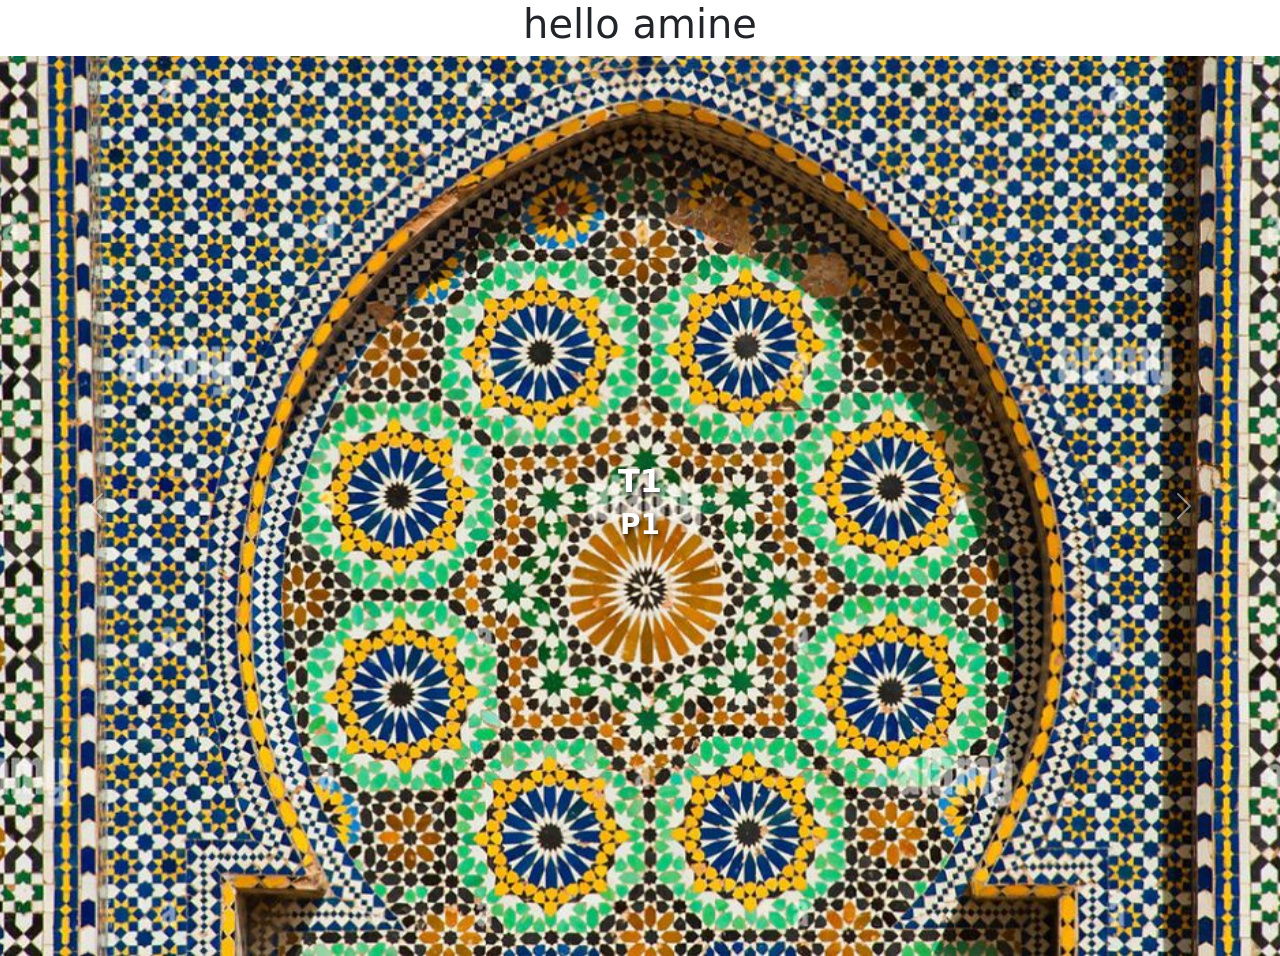
<file: caroussel.html>
<!DOCTYPE html>
<html lang="fr">
<head>
  <meta charset="UTF-8">
  <meta name="viewport" content="width=device-width, initial-scale=1">
  <title>Amine caroussel</title>
  <link href="https://cdn.jsdelivr.net/npm/bootstrap@5.3.2/dist/css/bootstrap.min.css" rel="stylesheet">
  <link rel="stylesheet" href="css/caroussel.css">
</head>
<body>
    <div class="fdiv">
        <h1>hello amine</h1>
    </div>
  <div id="carouselExampleCaptions" class="carousel slide" data-bs-ride="carousel">
    <div class="carousel-inner">
      <div class="carousel-item active">
        <img src="img/z1.jpg" class="d-block w-100" alt="Image décorative">
        <div class="carousel-caption d-none d-md-block text-white text-center">
          <h2>T1</h2>
          <h3>P1</h3>
        </div>
      </div>

     
      <div class="carousel-item">
        <img src="img/z2.jpg" class="d-block w-100" alt="...">
        <div class="carousel-caption d-none d-md-block text-white text-center">
          <h2>T2</h2>
          <h3>P2</h3>
        </div>
      </div>
      
    
      <div class="carousel-item">
        <a href="https://www.google.co.uk/"><img src="img/z3.jpg" class="d-block w-100" alt="..."></a>
        <div class="carousel-caption d-none d-md-block text-white text-center">
          <h2>T3</h2>
          <h3>P3</h3>
        </div>
      </div>
      


    </div>

    <button class="carousel-control-prev" type="button" data-bs-target="#carouselExampleCaptions" data-bs-slide="prev">
      <span class="carousel-control-prev-icon" aria-hidden="true"></span>
      <span class="visually-hidden">Précédent</span>
    </button>
    <button class="carousel-control-next" type="button" data-bs-target="#carouselExampleCaptions" data-bs-slide="next">
      <span class="carousel-control-next-icon" aria-hidden="true"></span>
      <span class="visually-hidden">Suivant</span>
    </button>
  </div>

  
  <script src="https://cdn.jsdelivr.net/npm/bootstrap@5.3.2/dist/js/bootstrap.bundle.min.js"></script>

</body>
</html>
</file>
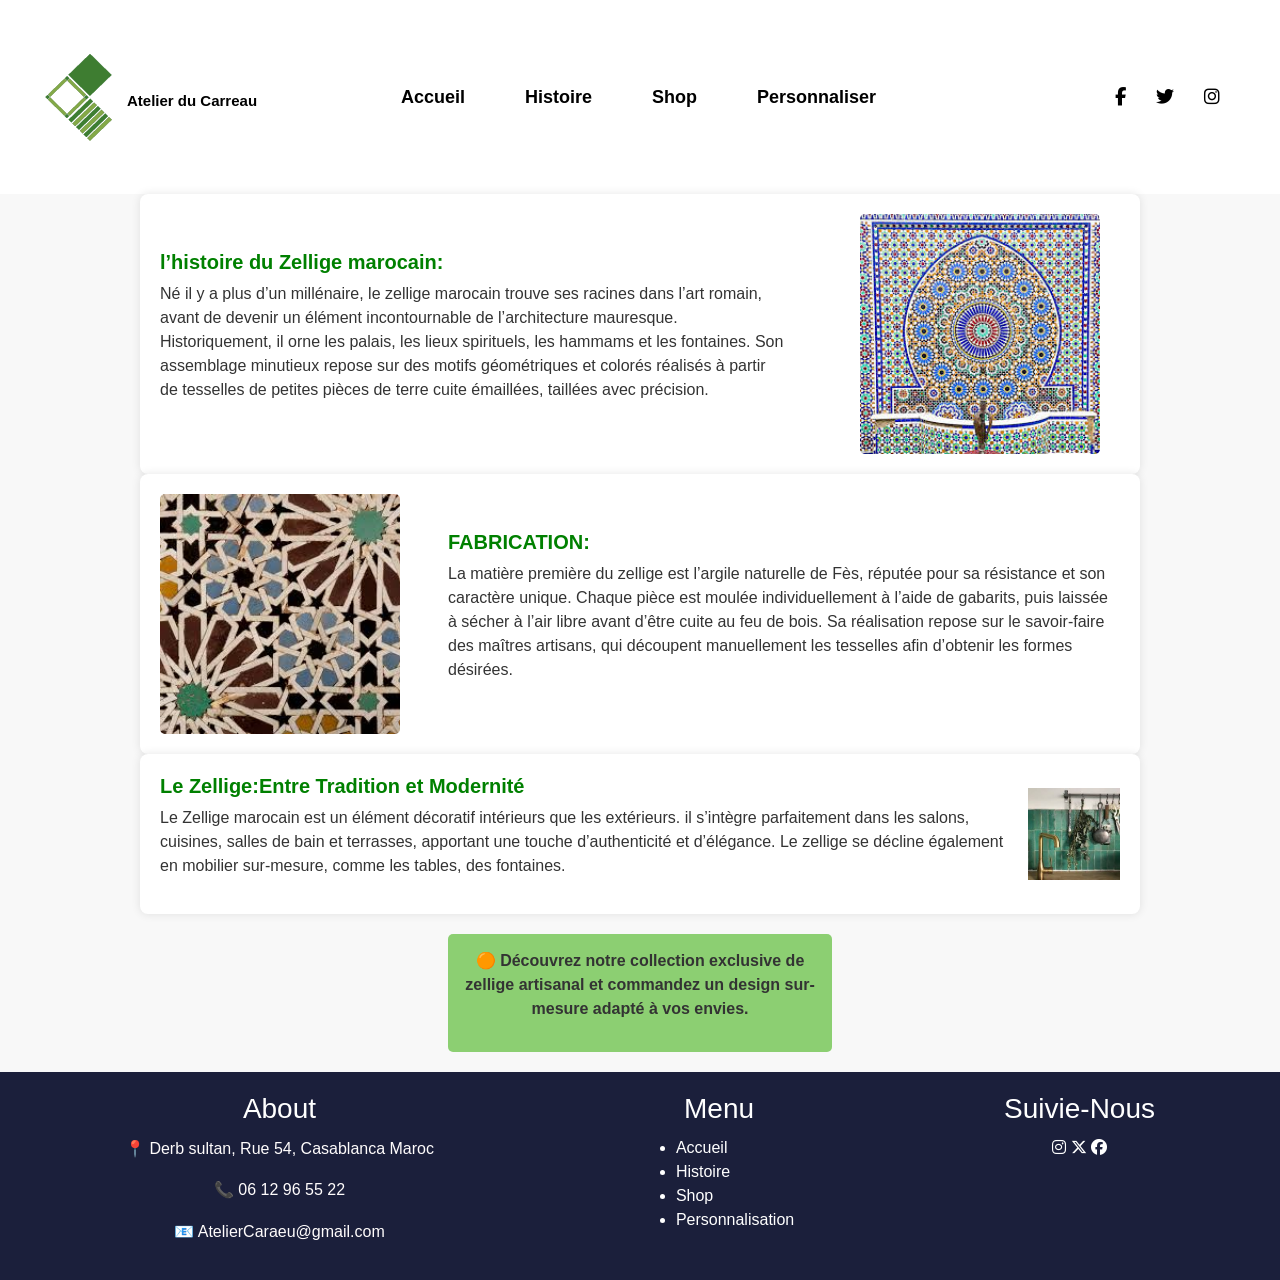
<file: histoire.html>
<!DOCTYPE html>
<html lang="en">
<head>
    <meta charset="UTF-8">
    <meta name="viewport" content="width=device-width, initial-scale=1.0">
    <title>Atelier du Carreau </title>
    <link href="https://cdn.jsdelivr.net/npm/bootstrap@5.3.3/dist/css/bootstrap.min.css" rel="stylesheet" integrity="sha384-QWTKZyjpPEjISv5WaRU9OFeRpok6YctnYmDr5pNlyT2bRjXh0JMhjY6hW+ALEwIH" crossorigin="anonymous">
    <script src="https://cdn.jsdelivr.net/npm/bootstrap@5.3.3/dist/js/bootstrap.bundle.min.js" integrity="sha384-YvpcrYf0tY3lHB60NNkmXc5s9fDVZLESaAA55NDzOxhy9GkcIdslK1eN7N6jIeHz" crossorigin="anonymous"></script>
    <link rel="stylesheet" href="css/styles.css">
    <link rel="stylesheet" href="https://cdnjs.cloudflare.com/ajax/libs/font-awesome/6.7.2/css/all.min.css" integrity="sha512-Evv84Mr4kqVGRNSgIGL/F/aIDqQb7xQ2vcrdIwxfjThSH8CSR7PBEakCr51Ck+w+/U6swU2Im1vVX0SVk9ABhg==" crossorigin="anonymous" referrerpolicy="no-referrer" />
    <link rel="icon" href="img/logo.ico" type="images/x-icon">
<body>
    <header>
    <div class="navbar" id="navbar">
      <div class="logo">
        <div class="logoImg">
          <div>
            <img src="img/amine.logo.png" alt="">
          </div>
          <div class="cyberLogo">
             <span class="Catelier">Atelier du Carreau</span>
          </div>
        </div>

        <div class="hamburger" id="hamburger" onclick="toggleMenu()">
          <i class="fas fa-bars" id="open-icon"></i>
          <i class="fas fa-times" id="close-icon" style="display: none;"></i>
        </div>
      </div>
      <nav class="mynav">
        <ul class="nav-links">
          <li><a href="index.html">Accueil</a></li>
          <li><a href="histoire.html">Histoire</a></li>
          <li>
            <a href="shop.html">Shop</a>
            <ul class="dropdown">
            </ul>
          </li>
          <li>
            <a href="personnaliser.html">Personnaliser</a>
            <ul class="dropdown">
            </ul>
          </li>
          
        </ul>
      </nav>

      <div class="social-icons">
        <a href="#"><i class="fab fa-facebook-f"></i></a>
        <a href="#"><i class="fab fa-twitter"></i></a>
        <a href="#"><i class="fab fa-instagram"></i></a>
      </div>
    </div>
  </header>
    <main>
        <div class="container container_histoire">
            <div class="text-content">
                <h2><span>l’histoire du Zellige marocain:</span></h2>
                <p>
                    Né il y a plus d’un millénaire, le zellige marocain trouve ses racines dans l’art romain, avant de 
                    devenir un élément incontournable de l’architecture mauresque. Historiquement, il orne les palais, 
                    les lieux spirituels, les hammams et les fontaines. Son assemblage minutieux repose sur des motifs 
                    géométriques et colorés réalisés à partir de tesselles de petites pièces de terre cuite émaillées, 
                    taillées avec précision.
                </p>
            </div>
            <div class="image-content">
                <img src="img/5.jfif" alt="Zellige marocain">
            </div>
        </div>
        
        <div class="container container_histoire">
            <div class="image-content">
                <img src="img/6.jfif" alt="Zellige marocain">
            </div>
            <div class="text-content1">
                <h2><span>FABRICATION:</span></h2>
                <p>
                    La matière première du zellige est l’argile naturelle de Fès, réputée pour sa résistance et son 
                    caractère unique. Chaque pièce est moulée individuellement à l’aide de gabarits, puis laissée à sécher 
                    à l’air libre avant d’être cuite au feu de bois. Sa réalisation repose sur le savoir-faire des maîtres 
                    artisans, qui découpent manuellement les tesselles afin d’obtenir les formes désirées.
                </p>
            </div>
        </div>
    
        
        <div class="container container_histoire">
            <div class="text-content2">
                <h2><span>Le Zellige:Entre Tradition et Modernité</span></h2>
                <p>
                    Le Zellige marocain est un élément décoratif intérieurs que les extérieurs. il s’intègre parfaitement 
                    dans les salons, cuisines, salles de bain et terrasses, apportant une touche d’authenticité et 
                    d’élégance. Le zellige se décline également en mobilier sur-mesure, comme les tables, des fontaines.
                </p>
                
            </div>
            <div class="image-content_histoire">
                <img src="img/7.jfif" alt="Zellige moderne">
            </div>
        </div>
        
        <div class="cta">
            <p>🟠 Découvrez notre collection exclusive de zellige artisanal et commandez un design sur-mesure adapté à vos envies.</p>
        </div>
    </main>
    
    <footer>
        <div class="contact">
            <h3>About</h3>
            <p1>📍 Derb sultan, Rue 54, Casablanca Maroc</p>
            <p1>📞 06 12 96 55 22</p>
            <p1>📧 AtelierCaraeu@gmail.com</p>
        </div>
        <div class="info-links">
            <h3>Menu</h3>
            <ul>
                <li><a href="index.html">Accueil</a></li>
                <li><a href="histoire.html">Histoire</a></li>
                <li><a href="shop.html">Shop</a></li>
                <li><a href="personnaliser.html">Personnalisation</a></li>
            </ul>
        </div>
        <div class="social-media">
            <h3>Suivie-Nous</h3>
            <i class="fa-brands fa-instagram"></i>
            <i class="fa-brands fa-x-twitter"></i>
            <i class="fa-brands fa-facebook"></i>
        </div>
    </footer>
</body>
</html>
</file>
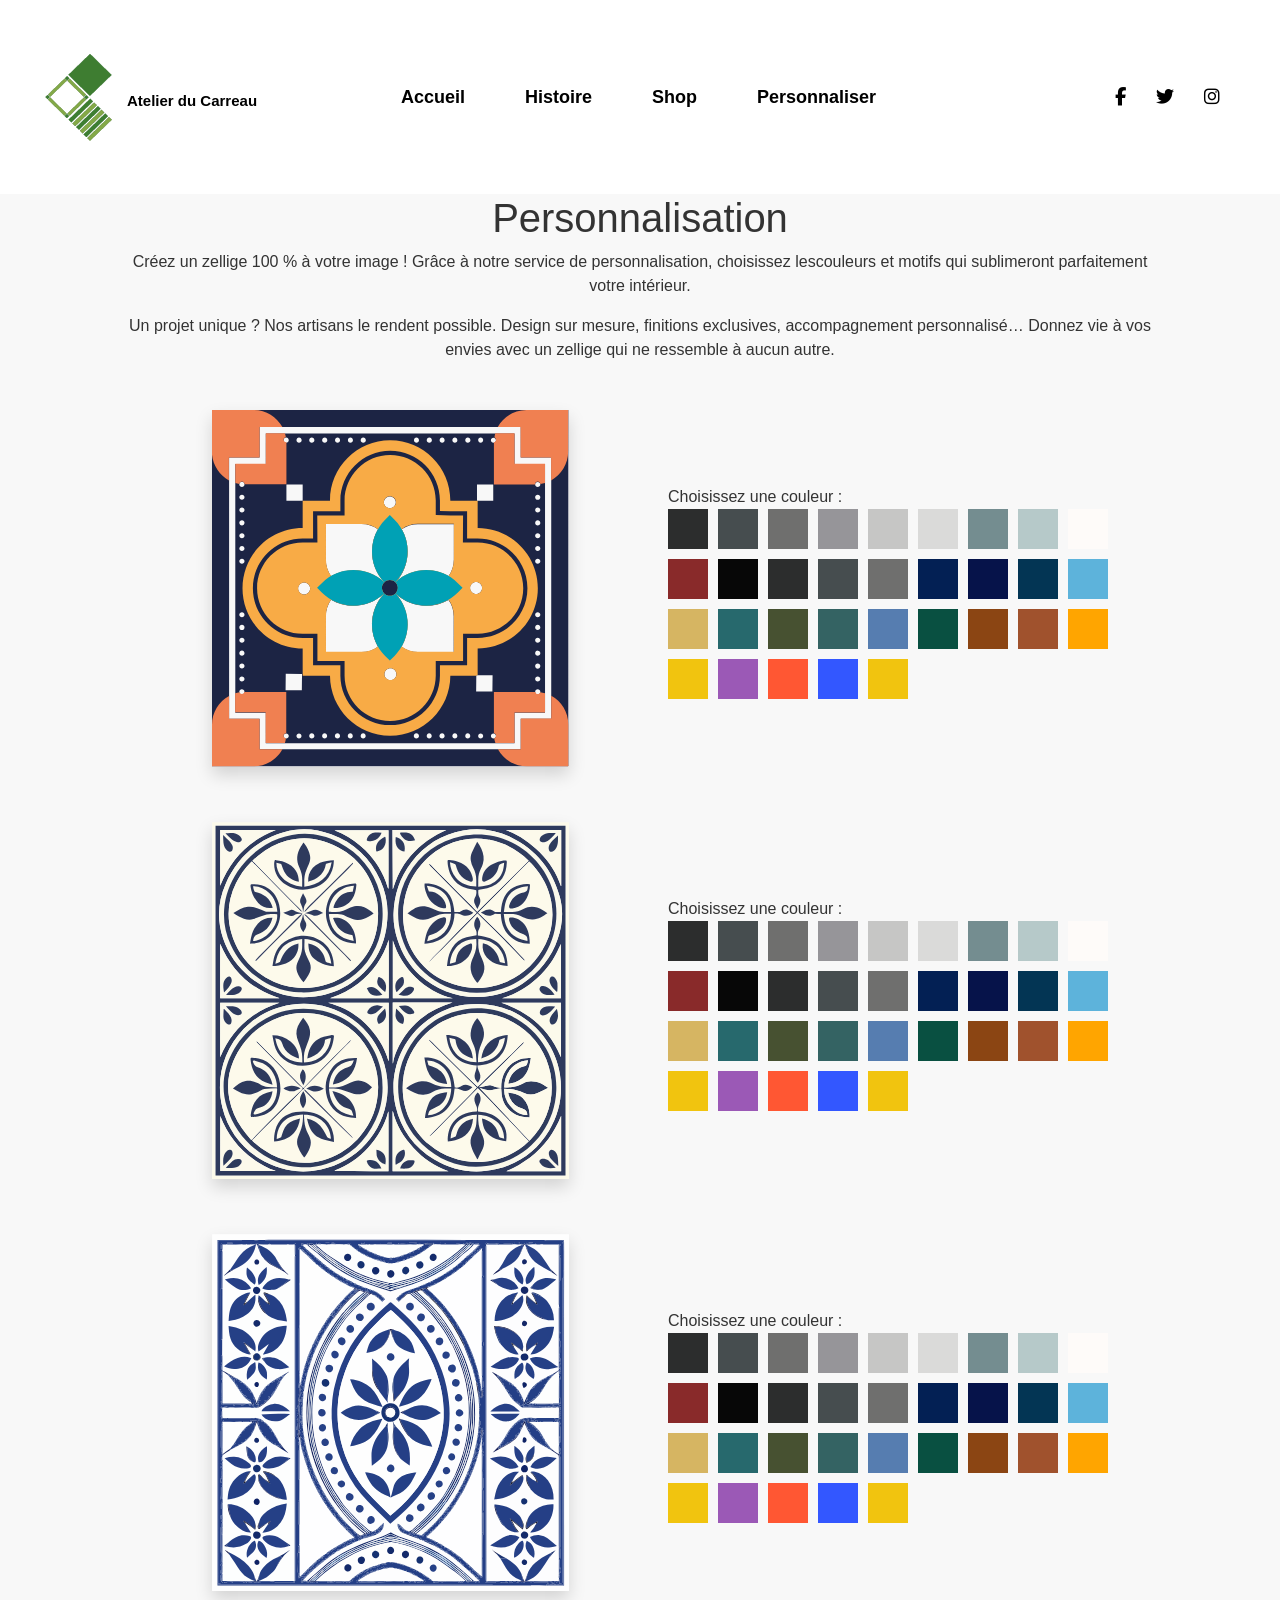
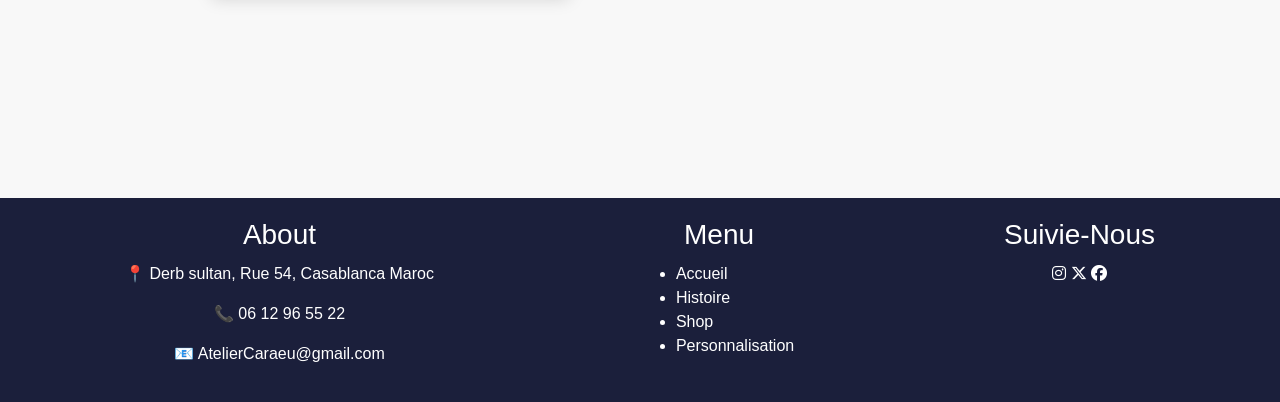
<file: personnaliser.html>
<!DOCTYPE html>
<html lang="en">

<head>
  <meta charset="UTF-8">
  <meta name="viewport" content="width=device-width, initial-scale=1.0">
  <title>Atelier du carreau</title>
  <link href="https://cdn.jsdelivr.net/npm/bootstrap@5.3.3/dist/css/bootstrap.min.css" rel="stylesheet"
    integrity="sha384-QWTKZyjpPEjISv5WaRU9OFeRpok6YctnYmDr5pNlyT2bRjXh0JMhjY6hW+ALEwIH" crossorigin="anonymous">
  <script src="https://cdn.jsdelivr.net/npm/bootstrap@5.3.3/dist/js/bootstrap.bundle.min.js"
    integrity="sha384-YvpcrYf0tY3lHB60NNkmXc5s9fDVZLESaAA55NDzOxhy9GkcIdslK1eN7N6jIeHz"
    crossorigin="anonymous"></script>
  <link rel="stylesheet" href="css/styles.css">
  <link rel="stylesheet" href="https://cdnjs.cloudflare.com/ajax/libs/font-awesome/6.7.2/css/all.min.css"
    integrity="sha512-Evv84Mr4kqVGRNSgIGL/F/aIDqQb7xQ2vcrdIwxfjThSH8CSR7PBEakCr51Ck+w+/U6swU2Im1vVX0SVk9ABhg=="
    crossorigin="anonymous" referrerpolicy="no-referrer" />
  <link rel="icon" href="img/logo.ico" type="images/x-icon">

<body>
  <header>
    <div class="navbar" id="navbar">
      <div class="logo">
        <div class="logoImg">
          <div>
            <img src="img/amine.logo.png" alt="">
          </div>
          <div class="cyberLogo">
            <span class="Catelier">Atelier du Carreau</span>
          </div>
        </div>

        <div class="hamburger" id="hamburger" onclick="toggleMenu()">
          <i class="fas fa-bars" id="open-icon"></i>
          <i class="fas fa-times" id="close-icon" style="display: none;"></i>
        </div>
      </div>
      <nav class="mynav">
        <ul class="nav-links">
          <li><a href="index.html">Accueil</a></li>
          <li><a href="histoire.html">Histoire</a></li>
          <li>
            <a href="shop.html">Shop</a>
            <ul class="dropdown">
            </ul>
          </li>
          <li>
            <a href="personnaliser.html">Personnaliser</a>
            <ul class="dropdown">
            </ul>
          </li>

        </ul>
      </nav>

      <div class="social-icons">
        <a href="#"><i class="fab fa-facebook-f"></i></a>
        <a href="#"><i class="fab fa-twitter"></i></a>
        <a href="#"><i class="fab fa-instagram"></i></a>
      </div>
    </div>
  </header>

  <div class="text_perso">
    <h1>Personnalisation</h1>
    <p>Créez un zellige 100 % à votre image ! Grâce à notre service de personnalisation, choisissez lescouleurs
      et motifs qui sublimeront parfaitement votre intérieur.</p>
    <p>Un projet unique ? Nos artisans le rendent possible. Design sur mesure, finitions exclusives, accompagnement
      personnalisé… Donnez vie à vos envies avec un zellige qui ne ressemble à aucun autre.</p>

  </div>



  <!-- Main CSS File -->
  <link href="css/styles.css" rel="stylesheet">


  </head>

  <body class="index-page">

    <main class="main">


      <!-- About Section -->
      <section id="Simulation" class="about section light-background">


        <div class="container mt-5">

          <div class="row gy-3">

            <div class="col-md-6 text-center" data-aos="fade-up" data-aos-delay="100">
              <object id="fleurSvg" style="width: 500px;" class="fleurSvg img-fluid w-75 shadow"
                data="img/modelex15.svg" type="image/svg+xml"></object>
            </div>

            <div class="col-md-6 d-flex flex-column justify-content-center" data-aos="fade-up" data-aos-delay="200">
              <div class="about-content ps-0 ps-lg-3">
                <label for="couleur">Choisissez une couleur :</label>
                <div id="color-palette">
                  <div class="color-tile" style="background-color: #2C2D2D;"></div>
                  <div class="color-tile" style="background-color: #464D4F;"></div>
                  <div class="color-tile" style="background-color: #6F6F6E;"></div>
                  <div class="color-tile" style="background-color: #969599;"></div>
                  <div class="color-tile" style="background-color: #C6C6C5;"></div>
                  <div class="color-tile" style="background-color: #DADAD9;"></div>
                  <div class="color-tile" style="background-color: #748D90;"></div>
                  <div class="color-tile" style="background-color: #B6C9C9;"></div>
                  <div class="color-tile" style="background-color: #FEFBF9;"></div>
                  <div class="color-tile" style="background-color: #892A2A;"></div>

                  <div class="color-tile" style="background-color: #070707;"></div>
                  <div class="color-tile" style="background-color: #2C2D2D;"></div>
                  <div class="color-tile" style="background-color: #464D4F;"></div>
                  <div class="color-tile" style="background-color: #6F6F6E;"></div>
                  <div class="color-tile" style="background-color: #032054;"></div>
                  <div class="color-tile" style="background-color: #06134a;"></div>

                  <div class="color-tile" style="background-color: #033554;"></div>
                  <div class="color-tile" style="background-color: #5db3db;"></div>
                  <div class="color-tile" style="background-color: #d6b562;"></div>

                  <div class="color-tile" style="background-color: #27696d;"></div>
                  <div class="color-tile" style="background-color: #475131;"></div>
                  <div class="color-tile" style="background-color: #346363;"></div>
                  <div class="color-tile" style="background-color: #567db0;"></div>
                  <div class="color-tile" style="background-color: #095041;"></div>

                  <div class="color-tile" style="background-color: #8B4513;"></div>
                  <div class="color-tile" style="background-color: #A0522D;"></div>
                  <div class="color-tile" style="background-color: #FFA500;"></div>
                  <div class="color-tile" style="background-color: #F1C40F;"></div>
                  <div class="color-tile" style="background-color: #9B59B6;"></div>
                  <div class="color-tile" style="background-color: #FF5733;"></div>
                  <div class="color-tile" style="background-color: #3357FF;"></div>
                  <div class="color-tile" style="background-color: #F1C40F;"></div>


                </div>

                <p id="selected-color" style="background-color: #ffffffc5; display: none;">Selected color: None</p>


              </div>

            </div>
          </div>

        </div>

      </section><!-- /About Section -->

    </main>



    <!-- Vendor JS Files -->
    <script src="https://cdnjs.cloudflare.com/ajax/libs/jquery/3.7.1/jquery.min.js"
      integrity="sha512-v2CJ7UaYy4JwqLDIrZUI/4hqeoQieOmAZNXBeQyjo21dadnwR+8ZaIJVT8EE2iyI61OV8e6M8PP2/4hpQINQ/g=="
      crossorigin="anonymous" referrerpolicy="no-referrer"></script>

    <!-- Main JS File -->

    <script>
      let composantSelectionne = null;
      const svgDoc = this.contentDocument;
      var selectedColor = "#ffa500";

      // Fonction pour convertir le SVG en data URL et l'appliquer comme background
      function mettreAJourBackground() {
        const svgElement = document.getElementById('fleurSvg').contentDocument.documentElement;
        const serializer = new XMLSerializer();
        const svgString = serializer.serializeToString(svgElement);
        const svgDataUrl = 'data:image/svg+xml;base64,' + btoa(unescape(encodeURIComponent(svgString)));

        document.getElementById('backZahia').style.backgroundImage = `url(${svgDataUrl})`;
      }

      document.getElementById('fleurSvg').addEventListener('load', function () {
        const svgDoc = this.contentDocument;

        // Sélectionner tous les éléments avec la classe "composant"
        const composants = svgDoc.querySelectorAll('path');
        $('.part').on('click', function () {
          const couleurChoisie = document.getElementById('couleur').value;
          alert(couleurChoisie)
          console.log($(this))
          $(this).attr('fill', 'red');
        })


        const tiles = document.querySelectorAll('.color-tile');
        const selectedColorText = document.getElementById('selected-color');

        tiles.forEach(tile => {
          tile.addEventListener('click', function () {
            selectedColor = this.style.backgroundColor;
            selectedColorText.textContent = `Selected color: ${selectedColor}`;

            // Remove border from other tiles
            tiles.forEach(t => t.style.borderColor = 'transparent');
            // Highlight the selected tile
            this.style.borderColor = '#000';
          });
        });


        // Ajouter un événement "click" à chaque composant
        composants.forEach(function (composant) {
          composant.addEventListener('click', function () {
            // Stocker le composant sélectionné
            composantSelectionne = composant;
            console.log(composant)
            // Afficher la classe du composant dans l'input texte
            if (composant) {

              console.log(selectedColor)

              composant.style.fill = selectedColor;
              mettreAJourBackground();
            }
          });
        });
      });


      $(document).ready(function () {
        // Attacher un événement 'load' pour chaque .carre
        $('.carre').on('click', function () {
          // Récupérer l'attribut 'data' de l'élément cliqué
          var newSrc = $(this).attr('src');
          // Modifier la source de l'image principale
          $('#fleurSvg').attr('data', newSrc);
          console.log(document.getElementById('backZahia').style.height)
          $('#backZahia').css({
            "background": "url(" + newSrc + ")",
            "background-size": "100px"
          })
        });

      });
    </script>



 <!-- Main CSS File -->
  <link href="css/styles.css" rel="stylesheet">


  </head>

  <body class="index-page">

    <main class="main">


      <!-- About Section -->
      <section id="Simulation" class="about section light-background">


        <div class="container mt-5">

          <div class="row gy-3">

            <div class="col-md-6 text-center" data-aos="fade-up" data-aos-delay="100">
              <object id="fleurSvgg" style="width: 500px;" class="fleurSvgg img-fluid w-75 shadow"
                data="img/file2.svg" type="image/svg+xml"></object>
            </div>

            <div class="col-md-6 d-flex flex-column justify-content-center" data-aos="fade-up" data-aos-delay="200">
              <div class="about-content ps-0 ps-lg-3">
                <label for="couleur">Choisissez une couleur :</label>
                <div id="color-palette">
                  <div class="color-tile" style="background-color: #2C2D2D;"></div>
                  <div class="color-tile" style="background-color: #464D4F;"></div>
                  <div class="color-tile" style="background-color: #6F6F6E;"></div>
                  <div class="color-tile" style="background-color: #969599;"></div>
                  <div class="color-tile" style="background-color: #C6C6C5;"></div>
                  <div class="color-tile" style="background-color: #DADAD9;"></div>
                  <div class="color-tile" style="background-color: #748D90;"></div>
                  <div class="color-tile" style="background-color: #B6C9C9;"></div>
                  <div class="color-tile" style="background-color: #FEFBF9;"></div>
                  <div class="color-tile" style="background-color: #892A2A;"></div>

                  <div class="color-tile" style="background-color: #070707;"></div>
                  <div class="color-tile" style="background-color: #2C2D2D;"></div>
                  <div class="color-tile" style="background-color: #464D4F;"></div>
                  <div class="color-tile" style="background-color: #6F6F6E;"></div>
                  <div class="color-tile" style="background-color: #032054;"></div>
                  <div class="color-tile" style="background-color: #06134a;"></div>

                  <div class="color-tile" style="background-color: #033554;"></div>
                  <div class="color-tile" style="background-color: #5db3db;"></div>
                  <div class="color-tile" style="background-color: #d6b562;"></div>

                  <div class="color-tile" style="background-color: #27696d;"></div>
                  <div class="color-tile" style="background-color: #475131;"></div>
                  <div class="color-tile" style="background-color: #346363;"></div>
                  <div class="color-tile" style="background-color: #567db0;"></div>
                  <div class="color-tile" style="background-color: #095041;"></div>

                  <div class="color-tile" style="background-color: #8B4513;"></div>
                  <div class="color-tile" style="background-color: #A0522D;"></div>
                  <div class="color-tile" style="background-color: #FFA500;"></div>
                  <div class="color-tile" style="background-color: #F1C40F;"></div>
                  <div class="color-tile" style="background-color: #9B59B6;"></div>
                  <div class="color-tile" style="background-color: #FF5733;"></div>
                  <div class="color-tile" style="background-color: #3357FF;"></div>
                  <div class="color-tile" style="background-color: #F1C40F;"></div>


                </div>

                <p id="selected-color" style="background-color: #ffffffc5; display: none;">Selected color: None</p>


              </div>

            </div>
          </div>

        </div>

      </section><!-- /About Section -->

    </main>



    <!-- Vendor JS Files -->
    <script src="https://cdnjs.cloudflare.com/ajax/libs/jquery/3.7.1/jquery.min.js"
      integrity="sha512-v2CJ7UaYy4JwqLDIrZUI/4hqeoQieOmAZNXBeQyjo21dadnwR+8ZaIJVT8EE2iyI61OV8e6M8PP2/4hpQINQ/g=="
      crossorigin="anonymous" referrerpolicy="no-referrer"></script>

    <!-- Main JS File -->

    <script>
      let composantSelectionnee = null;
      const svgDocc = this.contentDocument;
      var selectedColor = "#ffa500";

      // Fonction pour convertir le SVG en data URL et l'appliquer comme background
      function mettreAJourBackground() {
        const svgElement = document.getElementById('fleurSvgg').contentDocument.documentElement;
        const serializer = new XMLSerializer();
        const svgString = serializer.serializeToString(svgElement);
        const svgDataUrl = 'data:image/svg+xml;base64,' + btoa(unescape(encodeURIComponent(svgString)));

        document.getElementById('backZahia').style.backgroundImage = `url(${svgDataUrl})`;
      }

      document.getElementById('fleurSvgg').addEventListener('load', function () {
        const svgDocc = this.contentDocument;

        // Sélectionner tous les éléments avec la classe "composant"
        const composants = svgDocc.querySelectorAll('path');
        $('.part').on('click', function () {
          const couleurChoisie = document.getElementById('couleur').value;
          alert(couleurChoisie)
          console.log($(this))
          $(this).attr('fill', 'red');
        })


        const tiles = document.querySelectorAll('.color-tile');
        const selectedColorText = document.getElementById('selected-color');

        tiles.forEach(tile => {
          tile.addEventListener('click', function () {
            selectedColor = this.style.backgroundColor;
            selectedColorText.textContent = `Selected color: ${selectedColor}`;

            // Remove border from other tiles
            tiles.forEach(t => t.style.borderColor = 'transparent');
            // Highlight the selected tile
            this.style.borderColor = '#000';
          });
        });


        // Ajouter un événement "click" à chaque composant
        composants.forEach(function (composant) {
          composant.addEventListener('click', function () {
            // Stocker le composant sélectionné
            composantSelectionnee = composant;
            console.log(composant)
            // Afficher la classe du composant dans l'input texte
            if (composant) {

              console.log(selectedColor)

              composant.style.fill = selectedColor;
              mettreAJourBackground();
            }
          });
        });
      });


      $(document).ready(function () {
        // Attacher un événement 'load' pour chaque .carre
        $('.carre').on('click', function () {
          // Récupérer l'attribut 'data' de l'élément cliqué
          var newSrc = $(this).attr('src');
          // Modifier la source de l'image principale
          $('#fleurSvgg').attr('data', newSrc);
          console.log(document.getElementById('backZahia').style.height)
          $('#backZahia').css({
            "background": "url(" + newSrc + ")",
            "background-size": "100px"
          })
        });

      });
    </script>



    <!-- Main CSS File -->
  <link href="css/styles.css" rel="stylesheet">


  </head>

  <body class="index-page">

    <main class="main">


      <!-- About Section -->
      <section id="Simulation" class="about section light-background">


        <div class="container mt-5">

          <div class="row gy-3">

            <div class="col-md-6 text-center" data-aos="fade-up" data-aos-delay="100">
              <object id="fleurSvggg" style="width: 500px;" class="fleurSvggg img-fluid w-75 shadow"
                data="img/file3.svg" type="image/svg+xml"></object>
            </div>

            <div class="col-md-6 d-flex flex-column justify-content-center" data-aos="fade-up" data-aos-delay="200">
              <div class="about-content ps-0 ps-lg-3">
                <label for="couleur">Choisissez une couleur :</label>
                <div id="color-palette">
                  <div class="color-tile" style="background-color: #2C2D2D;"></div>
                  <div class="color-tile" style="background-color: #464D4F;"></div>
                  <div class="color-tile" style="background-color: #6F6F6E;"></div>
                  <div class="color-tile" style="background-color: #969599;"></div>
                  <div class="color-tile" style="background-color: #C6C6C5;"></div>
                  <div class="color-tile" style="background-color: #DADAD9;"></div>
                  <div class="color-tile" style="background-color: #748D90;"></div>
                  <div class="color-tile" style="background-color: #B6C9C9;"></div>
                  <div class="color-tile" style="background-color: #FEFBF9;"></div>
                  <div class="color-tile" style="background-color: #892A2A;"></div>

                  <div class="color-tile" style="background-color: #070707;"></div>
                  <div class="color-tile" style="background-color: #2C2D2D;"></div>
                  <div class="color-tile" style="background-color: #464D4F;"></div>
                  <div class="color-tile" style="background-color: #6F6F6E;"></div>
                  <div class="color-tile" style="background-color: #032054;"></div>
                  <div class="color-tile" style="background-color: #06134a;"></div>

                  <div class="color-tile" style="background-color: #033554;"></div>
                  <div class="color-tile" style="background-color: #5db3db;"></div>
                  <div class="color-tile" style="background-color: #d6b562;"></div>

                  <div class="color-tile" style="background-color: #27696d;"></div>
                  <div class="color-tile" style="background-color: #475131;"></div>
                  <div class="color-tile" style="background-color: #346363;"></div>
                  <div class="color-tile" style="background-color: #567db0;"></div>
                  <div class="color-tile" style="background-color: #095041;"></div>

                  <div class="color-tile" style="background-color: #8B4513;"></div>
                  <div class="color-tile" style="background-color: #A0522D;"></div>
                  <div class="color-tile" style="background-color: #FFA500;"></div>
                  <div class="color-tile" style="background-color: #F1C40F;"></div>
                  <div class="color-tile" style="background-color: #9B59B6;"></div>
                  <div class="color-tile" style="background-color: #FF5733;"></div>
                  <div class="color-tile" style="background-color: #3357FF;"></div>
                  <div class="color-tile" style="background-color: #F1C40F;"></div>


                </div>

                <p id="selected-color" style="background-color: #ffffffc5; display: none;">Selected color: None</p>


              </div>

            </div>
          </div>

        </div>

      </section><!-- /About Section -->

    </main>


<!-- Vendor JS Files -->
    <script src="https://cdnjs.cloudflare.com/ajax/libs/jquery/3.7.1/jquery.min.js"
      integrity="sha512-v2CJ7UaYy4JwqLDIrZUI/4hqeoQieOmAZNXBeQyjo21dadnwR+8ZaIJVT8EE2iyI61OV8e6M8PP2/4hpQINQ/g=="
      crossorigin="anonymous" referrerpolicy="no-referrer"></script>

    <!-- Main JS File -->

    <script>
      let composantSelectionneee = null;
      const svgDoccc = this.contentDocument;
      var selectedColor = "#ffa500";

      // Fonction pour convertir le SVG en data URL et l'appliquer comme background
      function mettreAJourBackground() {
        const svgElement = document.getElementById('fleurSvggg').contentDocument.documentElement;
        const serializer = new XMLSerializer();
        const svgString = serializer.serializeToString(svgElement);
        const svgDataUrl = 'data:image/svg+xml;base64,' + btoa(unescape(encodeURIComponent(svgString)));

        document.getElementById('backZahia').style.backgroundImage = `url(${svgDataUrl})`;
      }

      document.getElementById('fleurSvggg').addEventListener('load', function () {
        const svgDoccc = this.contentDocument;

        // Sélectionner tous les éléments avec la classe "composant"
        const composants = svgDoccc.querySelectorAll('path');
        $('.part').on('click', function () {
          const couleurChoisie = document.getElementById('couleur').value;
          alert(couleurChoisie)
          console.log($(this))
          $(this).attr('fill', 'red');
        })


        const tiles = document.querySelectorAll('.color-tile');
        const selectedColorText = document.getElementById('selected-color');

        tiles.forEach(tile => {
          tile.addEventListener('click', function () {
            selectedColor = this.style.backgroundColor;
            selectedColorText.textContent = `Selected color: ${selectedColor}`;

            // Remove border from other tiles
            tiles.forEach(t => t.style.borderColor = 'transparent');
            // Highlight the selected tile
            this.style.borderColor = '#000';
          });
        });


        // Ajouter un événement "click" à chaque composant
        composants.forEach(function (composant) {
          composant.addEventListener('click', function () {
            // Stocker le composant sélectionné
            composantSelectionnee = composant;
            console.log(composant)
            // Afficher la classe du composant dans l'input texte
            if (composant) {

              console.log(selectedColor)

              composant.style.fill = selectedColor;
              mettreAJourBackground();
            }
          });
        });
      });


      $(document).ready(function () {
        // Attacher un événement 'load' pour chaque .carre
        $('.carre').on('click', function () {
          // Récupérer l'attribut 'data' de l'élément cliqué
          var newSrc = $(this).attr('src');
          // Modifier la source de l'image principale
          $('#fleurSvggg').attr('data', newSrc);
          console.log(document.getElementById('backZahia').style.height)
          $('#backZahia').css({
            "background": "url(" + newSrc + ")",
            "background-size": "100px"
          })
        });

      });
    </script>


    <footer style="margin-top: 200px;">
      <div class="contact">
        <h3>About</h3>
        <p>📍 Derb sultan, Rue 54, Casablanca Maroc</p>
        <p>📞 06 12 96 55 22</p>
        <p>📧 AtelierCaraeu@gmail.com</p>
      </div>
      <div class="info-links">
        <h3>Menu</h3>
        <ul>
          <li><a href="index.html">Accueil</a></li>
          <li><a href="histoire.html">Histoire</a></li>
          <li><a href="shop.html">Shop</a></li>
          <li><a href="personnaliser.html">Personnalisation</a></li>
        </ul>
      </div>
      <div class="social-media">
        <h3>Suivie-Nous</h3>
        <i class="fa-brands fa-instagram"></i>
        <i class="fa-brands fa-x-twitter"></i>
        <i class="fa-brands fa-facebook"></i>
      </div>
    </footer>
  </body>

</html>
</file>
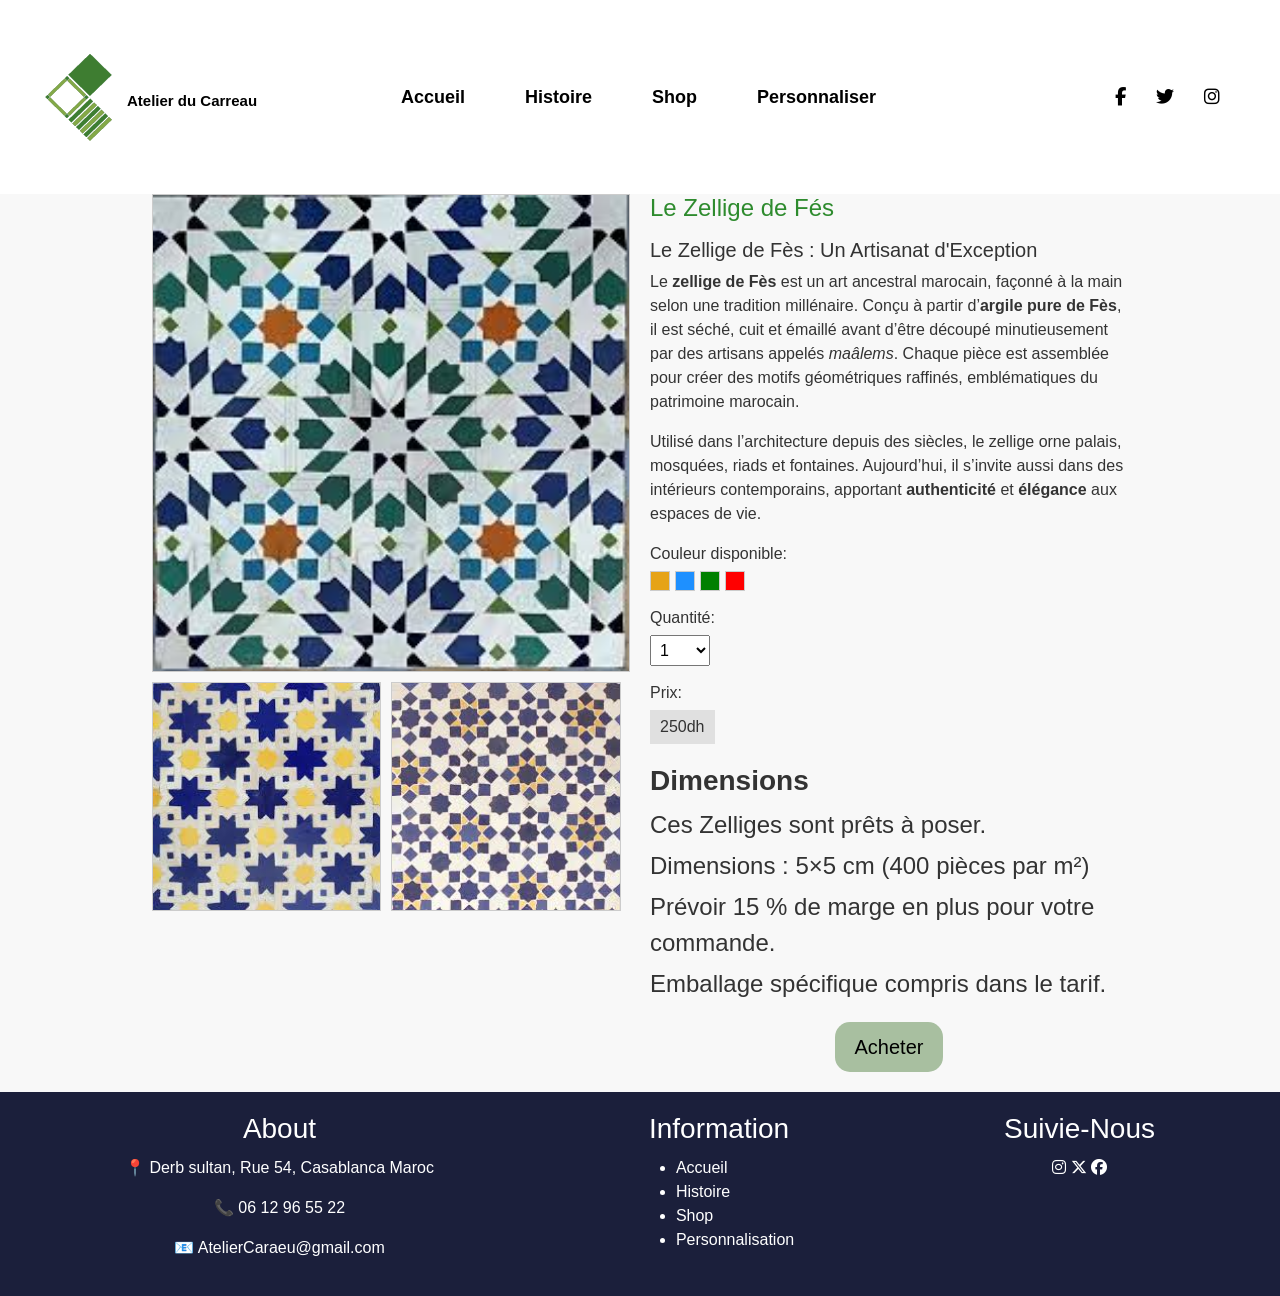
<file: prd1.html>
<!DOCTYPE html>
<html lang="en">
<head>
    <meta charset="UTF-8">
    <meta name="viewport" content="width=device-width, initial-scale=1.0">
    <title>Atelier du carreau</title>
    <link href="https://cdn.jsdelivr.net/npm/bootstrap@5.3.3/dist/css/bootstrap.min.css" rel="stylesheet" integrity="sha384-QWTKZyjpPEjISv5WaRU9OFeRpok6YctnYmDr5pNlyT2bRjXh0JMhjY6hW+ALEwIH" crossorigin="anonymous">
    <script src="https://cdn.jsdelivr.net/npm/bootstrap@5.3.3/dist/js/bootstrap.bundle.min.js" integrity="sha384-YvpcrYf0tY3lHB60NNkmXc5s9fDVZLESaAA55NDzOxhy9GkcIdslK1eN7N6jIeHz" crossorigin="anonymous"></script>
    <link rel="stylesheet" href="css/styles.css">
    <link rel="stylesheet" href="https://cdnjs.cloudflare.com/ajax/libs/font-awesome/6.7.2/css/all.min.css" integrity="sha512-Evv84Mr4kqVGRNSgIGL/F/aIDqQb7xQ2vcrdIwxfjThSH8CSR7PBEakCr51Ck+w+/U6swU2Im1vVX0SVk9ABhg==" crossorigin="anonymous" referrerpolicy="no-referrer" />  
    <link rel="icon" href="img/logo.ico" type="images/x-icon">
<body>
    <header>
    <div class="navbar" id="navbar">
      <div class="logo">
        <div class="logoImg">
          <div>
            <img src="img/amine.logo.png" alt="">
          </div>
          <div class="cyberLogo">
             <span class="Catelier">Atelier du Carreau</span>
          </div>
        </div>

        <div class="hamburger" id="hamburger" onclick="toggleMenu()">
          <i class="fas fa-bars" id="open-icon"></i>
          <i class="fas fa-times" id="close-icon" style="display: none;"></i>
        </div>
      </div>
      <nav class="mynav">
        <ul class="nav-links">
          <li><a href="index.html">Accueil</a></li>
          <li><a href="histoire.html">Histoire</a></li>
          <li>
            <a href="shop.html">Shop</a>
            <ul class="dropdown">
            </ul>
          </li>
          <li>
            <a href="personnaliser.html">Personnaliser</a>
            <ul class="dropdown">
            </ul>
          </li>
          
        </ul>
      </nav>

      <div class="social-icons">
        <a href="#"><i class="fab fa-facebook-f"></i></a>
        <a href="#"><i class="fab fa-twitter"></i></a>
        <a href="#"><i class="fab fa-instagram"></i></a>
      </div>
    </div>
  </header>
    <div class="container">
        <div class="product-gallery">
            <div class="main-image">
                <img src="img/1.jfif" alt="Zellige motif principal">
            </div>
            <div class="thumbnails">
                <img src="img/8.jfif" alt="Zellige motif alternatif 1">
                <img src="img/9.jfif" alt="Zellige motif alternatif 2">
            </div>
        </div>
        
        <div class="product-info">
            <h1 class="product-title">Le Zellige de Fés</h1>
            
            <section id="descriptionzellige-fes">
                <h2>Le Zellige de Fès : Un Artisanat d'Exception</h2>
                <p>
                    Le <strong>zellige de Fès</strong> est un art ancestral marocain, façonné à la main selon une tradition millénaire. 
                    Conçu à partir d’<strong>argile pure de Fès</strong>, il est séché, cuit et émaillé avant d’être découpé minutieusement 
                    par des artisans appelés <em>maâlems</em>. Chaque pièce est assemblée pour créer des motifs géométriques raffinés, 
                    emblématiques du patrimoine marocain.
                </p>
                <p>
                    Utilisé dans l’architecture depuis des siècles, le zellige orne palais, mosquées, riads et fontaines. 
                    Aujourd’hui, il s’invite aussi dans des intérieurs contemporains, apportant <strong>authenticité</strong> et 
                    <strong>élégance</strong> aux espaces de vie.
                </p>
            </section>
            
            
            <div class="product-options">
                <div class="color-options">
                    <p>Couleur disponible:</p>
                    <div class="color-swatches">
                        <span class="color-swatch orange"></span>
                        <span class="color-swatch blue"></span>
                        <span class="color-swatch green"></span>
                        <span class="color-swatch red"></span>
                    </div>
                </div>
                
                <div class="quantity">
                    <p>Quantité:</p>
                    <select name="quantity" id="quantity">
                        <option value="1">1</option>
                        <option value="2">2</option>
                        <option value="3">3</option>
                        <option value="4">4</option>
                        <option value="5">5</option>
                    </select>
                </div>
                
                <div class="price">
                    <p>Prix:</p>
                    <div class="price-value"><span id="prix">250</span>dh</div>
                </div>
                
                <div class="dimensions">
                    <h3>Dimensions</h3>
                    <p>Ces Zelliges sont prêts à poser.</p>
                    <p>Dimensions : 5×5 cm (400 pièces par m²)</p>
                    <p>Prévoir 15 % de marge en plus pour votre commande.</p>
                    <p>Emballage spécifique compris dans le tarif.</p>
                </div>
                
                <button class="buy-button" onclick="kokoo()">Acheter</button>
            </div>
        </div>
    </div>



    <footer>
        <div class="contact">
            <h3>About</h3>
            <p>📍 Derb sultan, Rue 54, Casablanca Maroc</p>
            <p>📞 06 12 96 55 22</p>
            <p>📧 AtelierCaraeu@gmail.com</p>
        </div>
        <div class="info-links">
            <h3>Information</h3>
            <ul>
                <li><a href="index.html">Accueil</a></li>
                <li><a href="histoire.html">Histoire</a></li>
                <li><a href="shop.html">Shop</a></li>
                <li><a href="personnaliser.html">Personnalisation</a></li>
            </ul>
        </div>
        <div class="social-media">
            <h3>Suivie-Nous</h3>
            <i class="fa-brands fa-instagram"></i>
            <i class="fa-brands fa-x-twitter"></i>
            <i class="fa-brands fa-facebook"></i>
        </div>
    </footer>
    <script>
      document.querySelector('#quantity').addEventListener('change',function(){
        console.log(this.value)
            var prixtotale=this.value*250
            document.querySelector('#prix').innerHTML=prixtotale

          })

          function kokoo(){
            alert("VOTRE ACHAT EST SUCCES!")
          }

    </script>
</body>
</html>
</file>
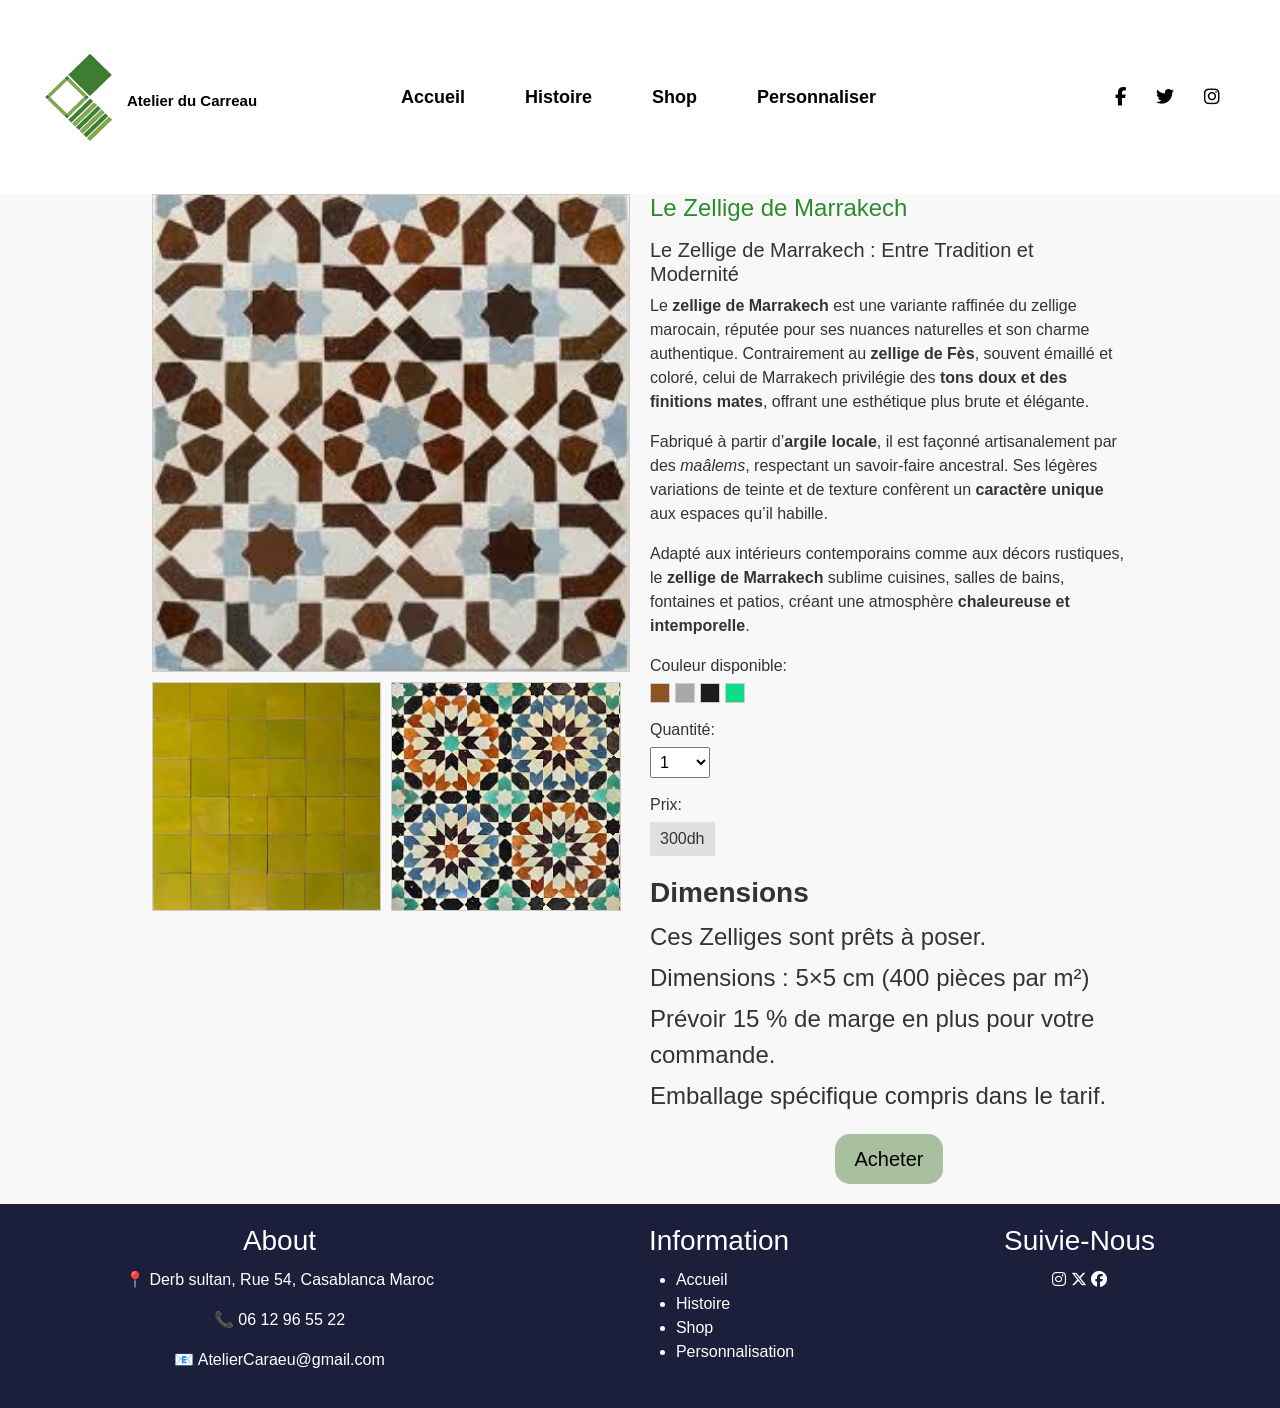
<file: prd2.html>
<!DOCTYPE html>
<html lang="en">
<head>
    <meta charset="UTF-8">
    <meta name="viewport" content="width=device-width, initial-scale=1.0">
    <title>Atelier du carreau</title>
    <link href="https://cdn.jsdelivr.net/npm/bootstrap@5.3.3/dist/css/bootstrap.min.css" rel="stylesheet" integrity="sha384-QWTKZyjpPEjISv5WaRU9OFeRpok6YctnYmDr5pNlyT2bRjXh0JMhjY6hW+ALEwIH" crossorigin="anonymous">
    <script src="https://cdn.jsdelivr.net/npm/bootstrap@5.3.3/dist/js/bootstrap.bundle.min.js" integrity="sha384-YvpcrYf0tY3lHB60NNkmXc5s9fDVZLESaAA55NDzOxhy9GkcIdslK1eN7N6jIeHz" crossorigin="anonymous"></script>
    <link rel="stylesheet" href="css/styles.css">
    <link rel="stylesheet" href="https://cdnjs.cloudflare.com/ajax/libs/font-awesome/6.7.2/css/all.min.css" integrity="sha512-Evv84Mr4kqVGRNSgIGL/F/aIDqQb7xQ2vcrdIwxfjThSH8CSR7PBEakCr51Ck+w+/U6swU2Im1vVX0SVk9ABhg==" crossorigin="anonymous" referrerpolicy="no-referrer" />  
    <link rel="icon" href="img/logo.ico" type="images/x-icon">
<body>
    <header>
    <div class="navbar" id="navbar">
      <div class="logo">
        <div class="logoImg">
          <div>
            <img src="img/amine.logo.png" alt="">
          </div>
          <div class="cyberLogo">
             <span class="Catelier">Atelier du Carreau</span>
          </div>
        </div>

        <div class="hamburger" id="hamburger" onclick="toggleMenu()">
          <i class="fas fa-bars" id="open-icon"></i>
          <i class="fas fa-times" id="close-icon" style="display: none;"></i>
        </div>
      </div>
      <nav class="mynav">
        <ul class="nav-links">
          <li><a href="index.html">Accueil</a></li>
          <li><a href="histoire.html">Histoire</a></li>
          <li>
            <a href="shop.html">Shop</a>
            <ul class="dropdown">
            </ul>
          </li>
          <li>
            <a href="personnaliser.html">Personnaliser</a>
            <ul class="dropdown">
            </ul>
          </li>
          
        </ul>
      </nav>

      <div class="social-icons">
        <a href="#"><i class="fab fa-facebook-f"></i></a>
        <a href="#"><i class="fab fa-twitter"></i></a>
        <a href="#"><i class="fab fa-instagram"></i></a>
      </div>
    </div>
  </header>
    <div class="container">
        <div class="product-gallery">
            <div class="main-image">
                <img src="img/2.jfif" alt="Zellige motif principal">
            </div>
            <div class="thumbnails">
                <img src="img/10.jfif" alt="Zellige motif alternatif 1">
                <img src="img/11.jfif" alt="Zellige motif alternatif 2">
            </div>
        </div>
        
        <div class="product-info">
            <h1 class="product-title">Le Zellige de Marrakech</h1>
            
            <section id="descriptionzellige-Marrakech">
                <h2>Le Zellige de Marrakech : Entre Tradition et Modernité</h2>
    <p>
        Le <strong>zellige de Marrakech</strong> est une variante raffinée du zellige marocain, réputée pour ses nuances 
        naturelles et son charme authentique. Contrairement au <strong>zellige de Fès</strong>, souvent émaillé et coloré, 
        celui de Marrakech privilégie des <strong>tons doux et des finitions mates</strong>, offrant une esthétique plus brute et élégante.
    </p>
    <p>
        Fabriqué à partir d’<strong>argile locale</strong>, il est façonné artisanalement par des <em>maâlems</em>, 
        respectant un savoir-faire ancestral. Ses légères variations de teinte et de texture confèrent un 
        <strong>caractère unique</strong> aux espaces qu’il habille.
    </p>
    <p>
        Adapté aux intérieurs contemporains comme aux décors rustiques, le <strong>zellige de Marrakech</strong> sublime 
        cuisines, salles de bains, fontaines et patios, créant une atmosphère <strong>chaleureuse et intemporelle</strong>.
    </p>
            </section>
            
            
            <div class="product-options">
                <div class="color-options">
                    <p>Couleur disponible:</p>
                    <div class="color-swatches">
                        <span class="color-swatch marron"></span>
                        <span class="color-swatch gris"></span>
                        <span class="color-swatch noir"></span>
                        <span class="color-swatch vertvive"></span>
                    </div>
                </div>
                
                <div class="quantity">
                    <p>Quantité:</p>
                    <select name="quantity" id="quantity">
                        <option value="1">1</option>
                        <option value="2">2</option>
                        <option value="3">3</option>
                        <option value="4">4</option>
                        <option value="5">5</option>
                        <option value="6">6</option>
                        <option value="7">7</option>
                        <option value="8">8</option>
                        <option value="9">9</option>
                        <option value="10">10</option>
                    </select>
                </div>
                
                <div class="price">
                    <p>Prix:</p>
                    <div class="price-value"><span id="prix">300</span>dh</div>
                </div>
                
                <div class="dimensions">
                    <h3>Dimensions</h3>
                    <p>Ces Zelliges sont prêts à poser.</p>
                    <p>Dimensions : 5×5 cm (400 pièces par m²)</p>
                    <p>Prévoir 15 % de marge en plus pour votre commande.</p>
                    <p>Emballage spécifique compris dans le tarif.</p>
                </div>
                
                <button class="buy-button" onclick="frr()">Acheter</button>
            </div>
        </div>
    </div>



    <footer>
        <div class="contact">
            <h3>About</h3>
            <p>📍 Derb sultan, Rue 54, Casablanca Maroc</p>
            <p>📞 06 12 96 55 22</p>
            <p>📧 AtelierCaraeu@gmail.com</p>
        </div>
        <div class="info-links">
            <h3>Information</h3>
            <ul>
                <li><a href="index.html">Accueil</a></li>
                <li><a href="histoire.html">Histoire</a></li>
                <li><a href="shop.html">Shop</a></li>
                <li><a href="personnaliser.html">Personnalisation</a></li>
            </ul>
        </div>
        <div class="social-media">
            <h3>Suivie-Nous</h3>
            <i class="fa-brands fa-instagram"></i>
            <i class="fa-brands fa-x-twitter"></i>
            <i class="fa-brands fa-facebook"></i>
        </div>
    </footer>
    <script>
      document.querySelector('#quantity').addEventListener('change',function(){
        console.log(this.value)
            var prixtotale=this.value*300
            document.querySelector('#prix').innerHTML=prixtotale

          })
          function frr(){
            alert("VOTRE ACHAT EST SUCCES!")
          }
    </script>
</body>
</html>
</file>
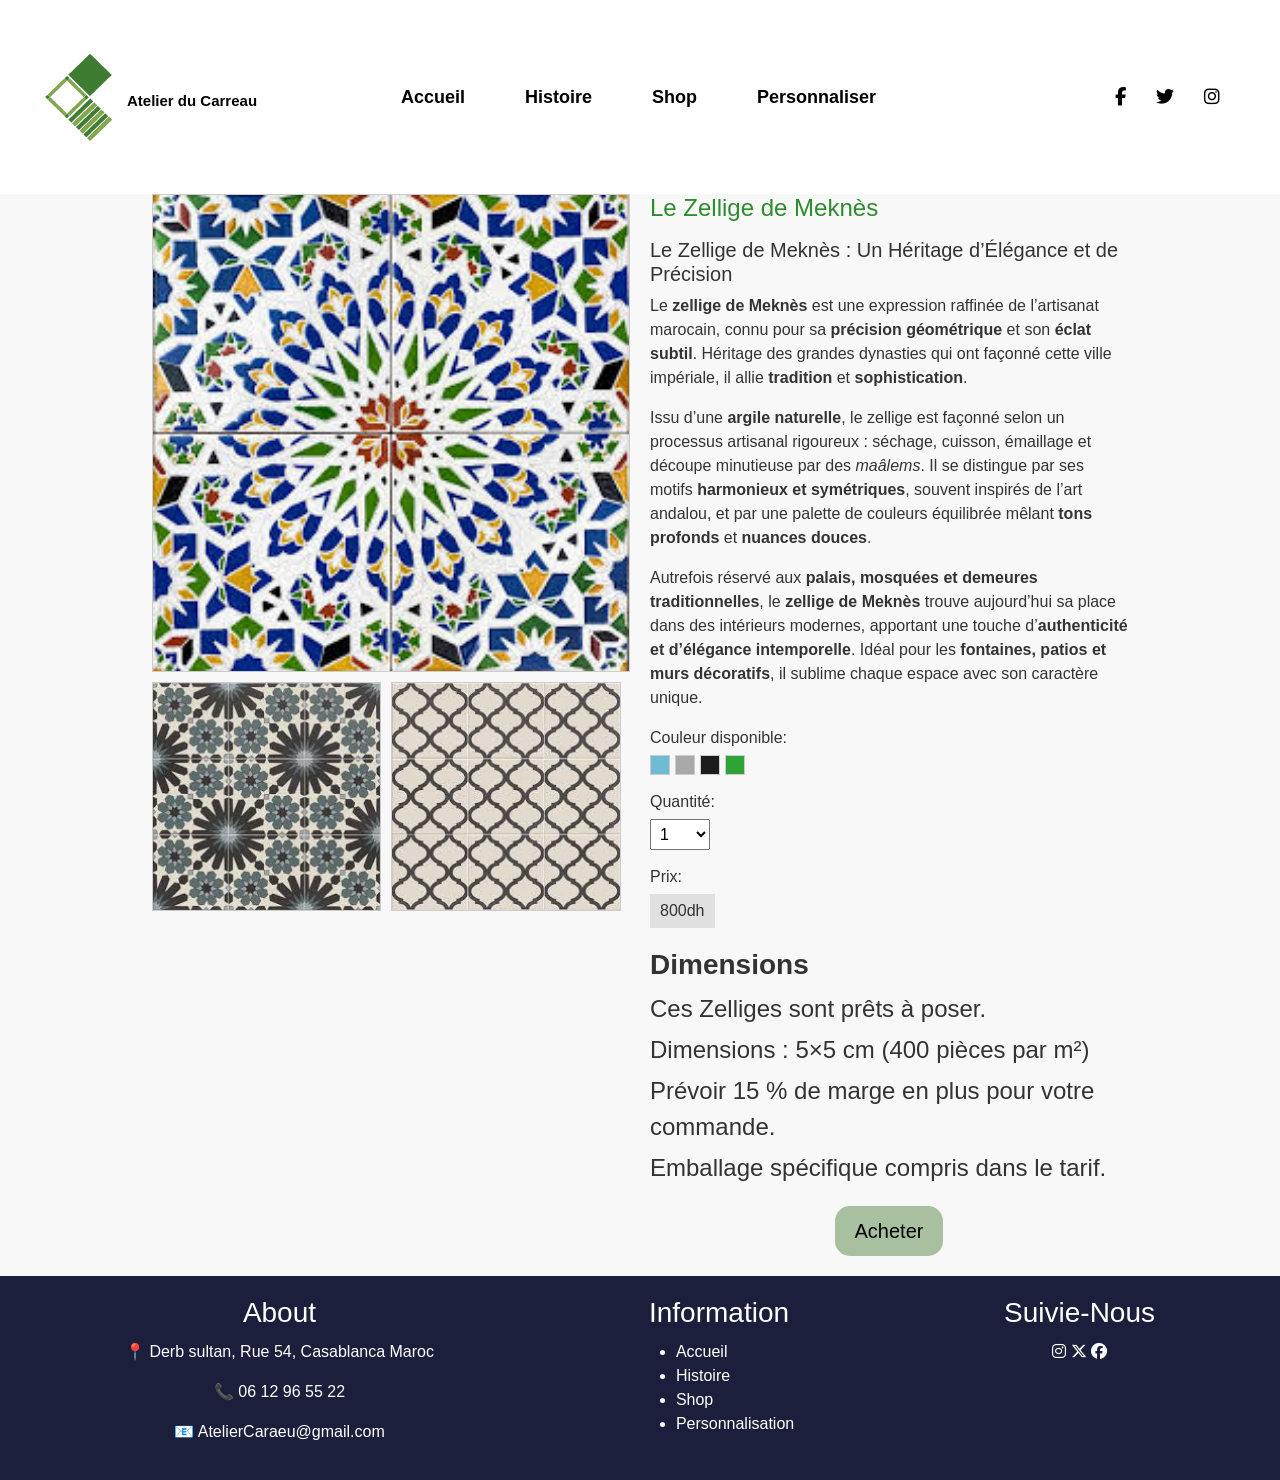
<file: prd3.html>
<!DOCTYPE html>
<html lang="en">
<head>
    <meta charset="UTF-8">
    <meta name="viewport" content="width=device-width, initial-scale=1.0">
    <title>Atelier du carreau</title>
    <link href="https://cdn.jsdelivr.net/npm/bootstrap@5.3.3/dist/css/bootstrap.min.css" rel="stylesheet" integrity="sha384-QWTKZyjpPEjISv5WaRU9OFeRpok6YctnYmDr5pNlyT2bRjXh0JMhjY6hW+ALEwIH" crossorigin="anonymous">
    <script src="https://cdn.jsdelivr.net/npm/bootstrap@5.3.3/dist/js/bootstrap.bundle.min.js" integrity="sha384-YvpcrYf0tY3lHB60NNkmXc5s9fDVZLESaAA55NDzOxhy9GkcIdslK1eN7N6jIeHz" crossorigin="anonymous"></script>
    <link rel="stylesheet" href="css/styles.css">
    <link rel="stylesheet" href="https://cdnjs.cloudflare.com/ajax/libs/font-awesome/6.7.2/css/all.min.css" integrity="sha512-Evv84Mr4kqVGRNSgIGL/F/aIDqQb7xQ2vcrdIwxfjThSH8CSR7PBEakCr51Ck+w+/U6swU2Im1vVX0SVk9ABhg==" crossorigin="anonymous" referrerpolicy="no-referrer" />  
    <link rel="icon" href="img/logo.ico" type="images/x-icon">
<body>
   <header>
    <div class="navbar" id="navbar">
      <div class="logo">
        <div class="logoImg">
          <div>
            <img src="img/amine.logo.png" alt="">
          </div>
          <div class="cyberLogo">
             <span class="Catelier">Atelier du Carreau</span>
          </div>
        </div>

        <div class="hamburger" id="hamburger" onclick="toggleMenu()">
          <i class="fas fa-bars" id="open-icon"></i>
          <i class="fas fa-times" id="close-icon" style="display: none;"></i>
        </div>
      </div>
      <nav class="mynav">
        <ul class="nav-links">
          <li><a href="index.html">Accueil</a></li>
          <li><a href="histoire.html">Histoire</a></li>
          <li>
            <a href="shop.html">Shop</a>
            <ul class="dropdown">
            </ul>
          </li>
          <li>
            <a href="personnaliser.html">Personnaliser</a>
            <ul class="dropdown">
            </ul>
          </li>
          
        </ul>
      </nav>

      <div class="social-icons">
        <a href="#"><i class="fab fa-facebook-f"></i></a>
        <a href="#"><i class="fab fa-twitter"></i></a>
        <a href="#"><i class="fab fa-instagram"></i></a>
      </div>
    </div>
  </header>
    <div class="container">
        <div class="product-gallery">
            <div class="main-image">
                <img src="img/3.jfif" alt="Zellige motif principal">
            </div>
            <div class="thumbnails">
                <img src="img/12.jfif" alt="Zellige motif alternatif 1">
                <img src="img/13.jfif" alt="Zellige motif alternatif 2">
            </div>
        </div>
        
        <div class="product-info">
            <h1 class="product-title">Le Zellige de Meknès</h1>
            
            <section id="descriptionzellige-meknes">
                <h2>Le Zellige de Meknès : Un Héritage d’Élégance et de Précision</h2>
    <p>
        Le <strong>zellige de Meknès</strong> est une expression raffinée de l’artisanat marocain, connu pour sa 
        <strong>précision géométrique</strong> et son <strong>éclat subtil</strong>. Héritage des grandes dynasties qui ont façonné 
        cette ville impériale, il allie <strong>tradition</strong> et <strong>sophistication</strong>.
    </p>
    <p>
        Issu d’une <strong>argile naturelle</strong>, le zellige est façonné selon un processus artisanal rigoureux : séchage, cuisson, 
        émaillage et découpe minutieuse par des <em>maâlems</em>. Il se distingue par ses motifs <strong>harmonieux et symétriques</strong>, 
        souvent inspirés de l’art andalou, et par une palette de couleurs équilibrée mêlant <strong>tons profonds</strong> et 
        <strong>nuances douces</strong>.
    </p>
    <p>
        Autrefois réservé aux <strong>palais, mosquées et demeures traditionnelles</strong>, le <strong>zellige de Meknès</strong> trouve 
        aujourd’hui sa place dans des intérieurs modernes, apportant une touche d’<strong>authenticité et d’élégance intemporelle</strong>. 
        Idéal pour les <strong>fontaines, patios et murs décoratifs</strong>, il sublime chaque espace avec son caractère unique.
    </p>
            </section>
            
            
            <div class="product-options">
                <div class="color-options">
                    <p>Couleur disponible:</p>
                    <div class="color-swatches">
                        <span class="color-swatch bleu"></span>
                        <span class="color-swatch gris"></span>
                        <span class="color-swatch noir"></span>
                        <span class="color-swatch vert"></span>
                    </div>
                </div>
                
                <div class="quantity">
                    <p>Quantité:</p>
                    <select name="quantity" id="quantity">
                        <option value="1">1</option>
                        <option value="2">2</option>
                        <option value="3">3</option>
                        <option value="4">4</option>
                    </select>
                </div>
                
                <div class="price">
                    <p>Prix:</p>
                    <div class="price-value"><span id="prix">800</span>dh</div>
                </div>
                
                
                <div class="dimensions">
                    <h3>Dimensions</h3>
                    <p>Ces Zelliges sont prêts à poser.</p>
                    <p>Dimensions : 5×5 cm (400 pièces par m²)</p>
                    <p>Prévoir 15 % de marge en plus pour votre commande.</p>
                    <p>Emballage spécifique compris dans le tarif.</p>
                </div>
                
                <button class="buy-button" onclick="azerbi()">Acheter</button>
            </div>
        </div>
    </div>



    <footer>
        <div class="contact">
            <h3>About</h3>
            <p>📍 Derb sultan, Rue 54, Casablanca Maroc</p>
            <p>📞 06 12 96 55 22</p>
            <p>📧 AtelierCaraeu@gmail.com</p>
        </div>
        <div class="info-links">
            <h3>Information</h3>
            <ul>
                <li><a href="index.html">Accueil</a></li>
                <li><a href="histoire.html">Histoire</a></li>
                <li><a href="shop.html">Shop</a></li>
                <li><a href="personnaliser.html">Personnalisation</a></li>
            </ul>
        </div>
        <div class="social-media">
            <h3>Suivie-Nous</h3>
            <i class="fa-brands fa-instagram"></i>
            <i class="fa-brands fa-x-twitter"></i>
            <i class="fa-brands fa-facebook"></i>
        </div>
    </footer>
    <script>
      document.querySelector('#quantity').addEventListener('change',function(){
        console.log(this.value)
            var prixtotale=this.value*300
            document.querySelector('#prix').innerHTML=prixtotale

          })

          function azerbi(){
            alert("VOTRE ACHAT EST SUCCES!")
          }

    </script>
    
</body>
</html>
</file>
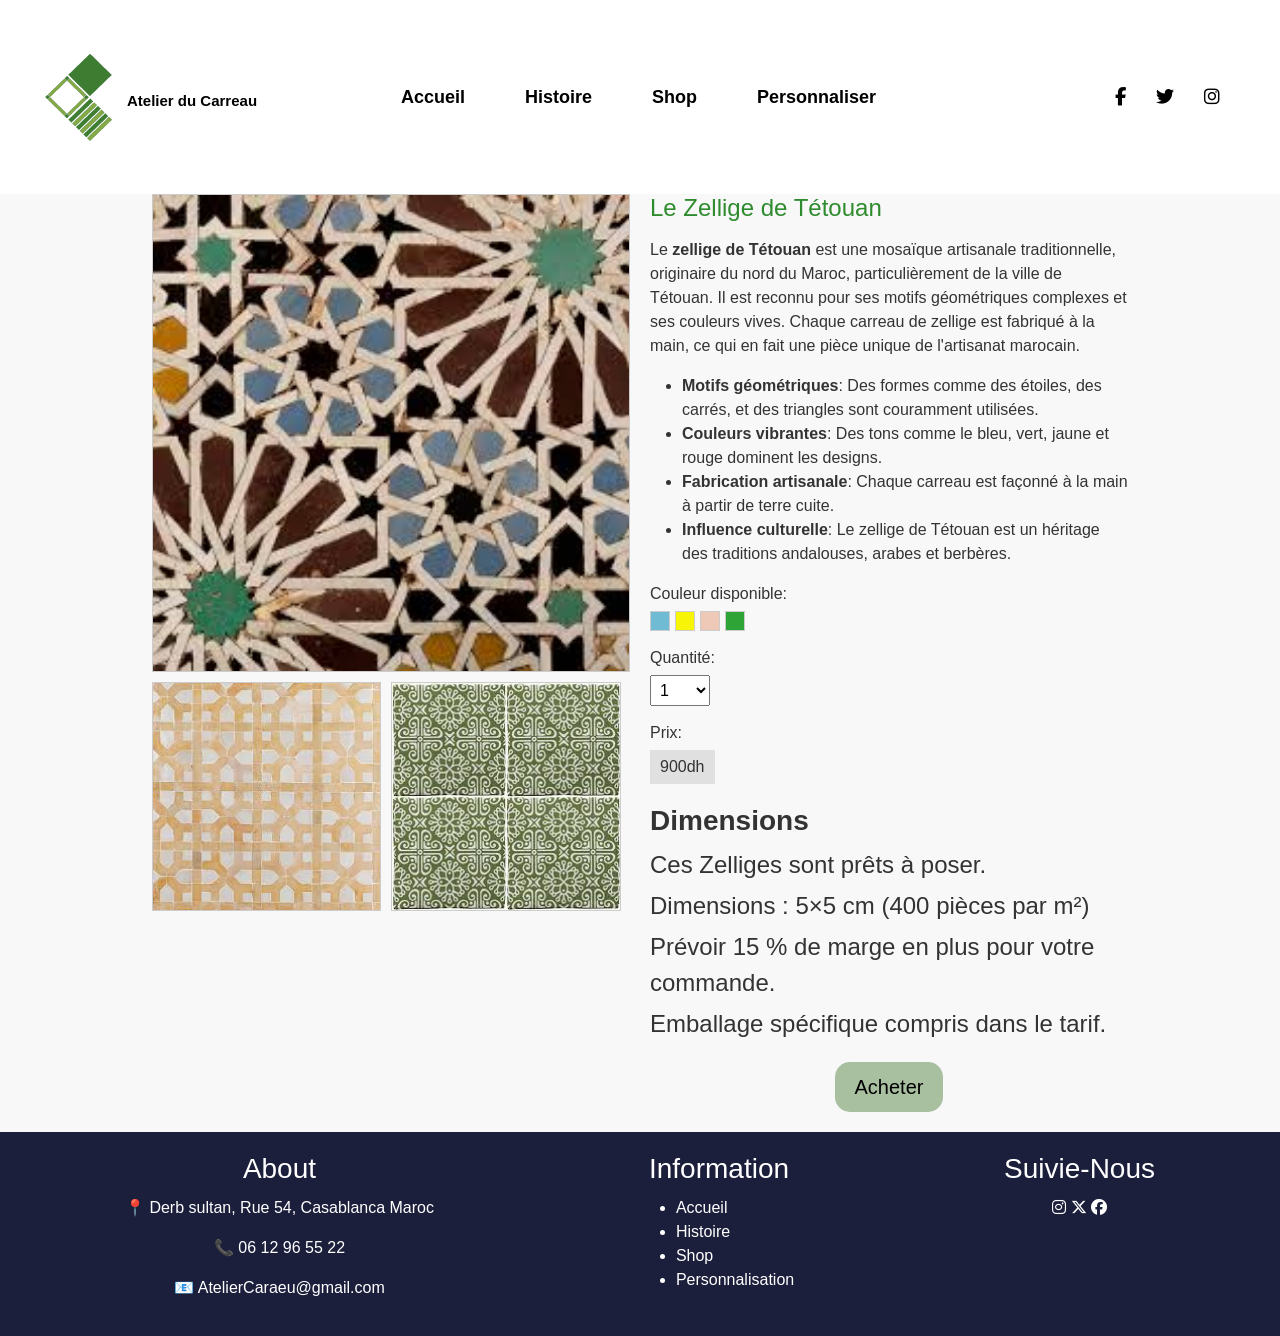
<file: prd4.html>
<!DOCTYPE html>
<html lang="en">
<head>
    <meta charset="UTF-8">
    <meta name="viewport" content="width=device-width, initial-scale=1.0">
    <title>Atelier du carreau</title>
    <link href="https://cdn.jsdelivr.net/npm/bootstrap@5.3.3/dist/css/bootstrap.min.css" rel="stylesheet" integrity="sha384-QWTKZyjpPEjISv5WaRU9OFeRpok6YctnYmDr5pNlyT2bRjXh0JMhjY6hW+ALEwIH" crossorigin="anonymous">
    <script src="https://cdn.jsdelivr.net/npm/bootstrap@5.3.3/dist/js/bootstrap.bundle.min.js" integrity="sha384-YvpcrYf0tY3lHB60NNkmXc5s9fDVZLESaAA55NDzOxhy9GkcIdslK1eN7N6jIeHz" crossorigin="anonymous"></script>
    <link rel="stylesheet" href="css/styles.css">
    <link rel="stylesheet" href="https://cdnjs.cloudflare.com/ajax/libs/font-awesome/6.7.2/css/all.min.css" integrity="sha512-Evv84Mr4kqVGRNSgIGL/F/aIDqQb7xQ2vcrdIwxfjThSH8CSR7PBEakCr51Ck+w+/U6swU2Im1vVX0SVk9ABhg==" crossorigin="anonymous" referrerpolicy="no-referrer" />  
    <link rel="icon" href="img/logo.ico" type="images/x-icon">
<body>
    <header>
    <div class="navbar" id="navbar">
      <div class="logo">
        <div class="logoImg">
          <div>
            <img src="img/amine.logo.png" alt="">
          </div>
          <div class="cyberLogo">
             <span class="Catelier">Atelier du Carreau</span>
          </div>
        </div>

        <div class="hamburger" id="hamburger" onclick="toggleMenu()">
          <i class="fas fa-bars" id="open-icon"></i>
          <i class="fas fa-times" id="close-icon" style="display: none;"></i>
        </div>
      </div>
      <nav class="mynav">
        <ul class="nav-links">
          <li><a href="index.html">Accueil</a></li>
          <li><a href="histoire.html">Histoire</a></li>
          <li>
            <a href="shop.html">Shop</a>
            <ul class="dropdown">
            </ul>
          </li>
          <li>
            <a href="personnaliser.html">Personnaliser</a>
            <ul class="dropdown">
            </ul>
          </li>
          
        </ul>
      </nav>

      <div class="social-icons">
        <a href="#"><i class="fab fa-facebook-f"></i></a>
        <a href="#"><i class="fab fa-twitter"></i></a>
        <a href="#"><i class="fab fa-instagram"></i></a>
      </div>
    </div>
  </header>
    <div class="container">
        <div class="product-gallery">
            <div class="main-image">
                <img src="img/6.jfif" alt="Zellige motif principal">
            </div>
            <div class="thumbnails">
                <img src="img/14.jfif" alt="Zellige motif alternatif 1">
                <img src="img/15.jfif" alt="Zellige motif alternatif 2">
            </div>
        </div>
        
        <div class="product-info">
            <h1 class="product-title">Le Zellige de Tétouan</h1>
            
            <section id="descriptionzellige-tetouan">
        <p>Le <strong>zellige de Tétouan</strong> est une mosaïque artisanale traditionnelle, originaire du nord du Maroc, 
        particulièrement de la ville de Tétouan. Il est reconnu pour ses motifs géométriques complexes et ses couleurs vives. 
        Chaque carreau de zellige est fabriqué à la main, ce qui en fait une pièce unique de l'artisanat marocain.</p>
        <ul>
            <li><strong>Motifs géométriques</strong>: Des formes comme des étoiles, des carrés, et des triangles sont couramment utilisées.</li>
            <li><strong>Couleurs vibrantes</strong>: Des tons comme le bleu, vert, jaune et rouge dominent les designs.</li>
            <li><strong>Fabrication artisanale</strong>: Chaque carreau est façonné à la main à partir de terre cuite.</li>
            <li><strong>Influence culturelle</strong>: Le zellige de Tétouan est un héritage des traditions andalouses, arabes et berbères.</li>
        </ul>
            </section>
            
            
            <div class="product-options">
                <div class="color-options">
                    <p>Couleur disponible:</p>
                    <div class="color-swatches">
                        <span class="color-swatch bleu"></span>
                        <span class="color-swatch jaune"></span>
                        <span class="color-swatch beige"></span>
                        <span class="color-swatch vert"></span>
                    </div>
                </div>
                
                <div class="quantity">
                    <p>Quantité:</p>
                    <select name="quantity" id="quantity">
                        <option value="1">1</option>
                        <option value="2">2</option>
                        <option value="3">3</option>
                        <option value="4">4</option>
                        <option value="5">5</option>
                        <option value="6">6</option>
                        <option value="7">7</option>
                        <option value="8">8</option>
                        <option value="9">9</option>
                        <option value="10">10</option>
                        <option value="11">11</option>
                        <option value="12">12</option>
                        <option value="13">13</option>
                        <option value="14">14</option>
                        <option value="15">15</option>
                        <option value="16">16</option>
                        <option value="17">17</option>
                        <option value="18">18</option>
                        <option value="19">19</option>
                        <option value="20">20</option>
                    </select>
                </div>
                
                <div class="price">
                    <p>Prix:</p>
                    <div class="price-value"><span id="prix">900</span>dh</div>
                </div>
                
                
                <div class="dimensions">
                    <h3>Dimensions</h3>
                    <p>Ces Zelliges sont prêts à poser.</p>
                    <p>Dimensions : 5×5 cm (400 pièces par m²)</p>
                    <p>Prévoir 15 % de marge en plus pour votre commande.</p>
                    <p>Emballage spécifique compris dans le tarif.</p>
                </div>
                
                <button class="buy-button" onclick="crtyd()">Acheter</button>
            </div>
        </div>
    </div>



    <footer>
        <div class="contact">
            <h3>About</h3>
            <p>📍 Derb sultan, Rue 54, Casablanca Maroc</p>
            <p>📞 06 12 96 55 22</p>
            <p>📧 AtelierCaraeu@gmail.com</p>
        </div>
        <div class="info-links">
            <h3>Information</h3>
            <ul>
                <li><a href="index.html">Accueil</a></li>
                <li><a href="histoire.html">Histoire</a></li>
                <li><a href="shop.html">Shop</a></li>
                <li><a href="personnaliser.html">Personnalisation</a></li>
            </ul>
        </div>
        <div class="social-media">
            <h3>Suivie-Nous</h3>
            <i class="fa-brands fa-instagram"></i>
            <i class="fa-brands fa-x-twitter"></i>
            <i class="fa-brands fa-facebook"></i>
        </div>
    </footer>
    <script>
      document.querySelector('#quantity').addEventListener('change',function(){
        console.log(this.value)
            var prixtotale=this.value*300
            document.querySelector('#prix').innerHTML=prixtotale

          })

          function crtyd(){
            alert("VOTRE ACHAT EST SUCCES!")
          }

    </script>
</body>
</html>
</file>
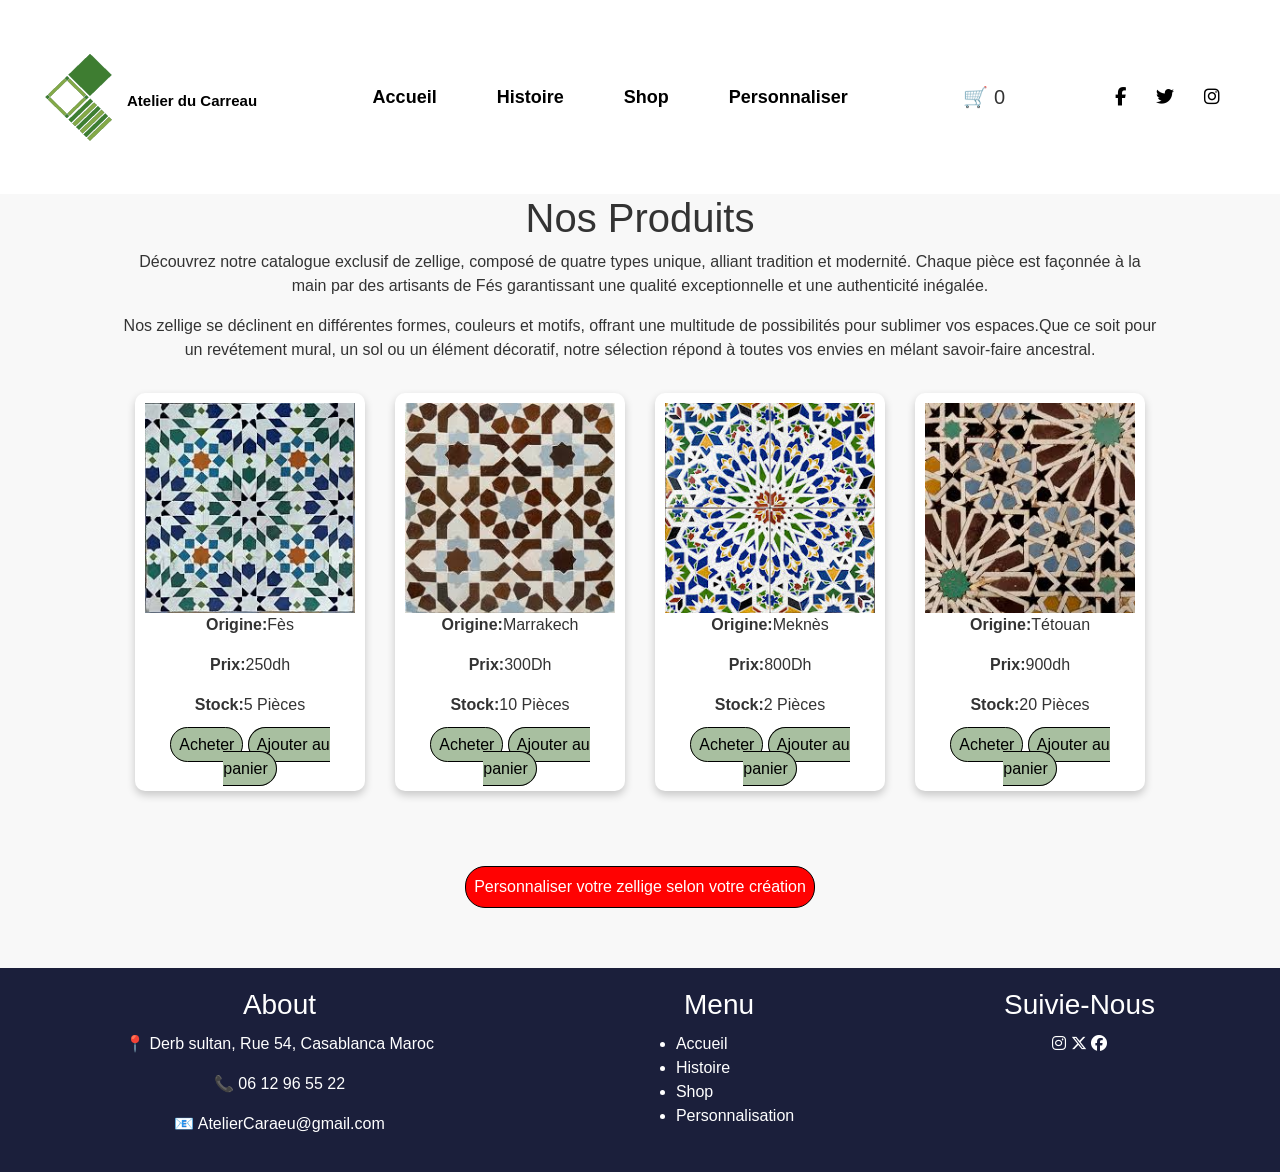
<file: shop.html>
<!DOCTYPE html>
<html lang="en">

<head>
  <meta charset="UTF-8">
  <meta name="viewport" content="width=device-width, initial-scale=1.0">
  <title>Atelier du carreau</title>
  <link href="https://cdn.jsdelivr.net/npm/bootstrap@5.3.3/dist/css/bootstrap.min.css" rel="stylesheet"
    integrity="sha384-QWTKZyjpPEjISv5WaRU9OFeRpok6YctnYmDr5pNlyT2bRjXh0JMhjY6hW+ALEwIH" crossorigin="anonymous">
  <script src="https://cdn.jsdelivr.net/npm/bootstrap@5.3.3/dist/js/bootstrap.bundle.min.js"
    integrity="sha384-YvpcrYf0tY3lHB60NNkmXc5s9fDVZLESaAA55NDzOxhy9GkcIdslK1eN7N6jIeHz"
    crossorigin="anonymous"></script>
  <link rel="stylesheet" href="css/styles.css">
  <link rel="stylesheet" href="https://cdnjs.cloudflare.com/ajax/libs/font-awesome/6.7.2/css/all.min.css"
    integrity="sha512-Evv84Mr4kqVGRNSgIGL/F/aIDqQb7xQ2vcrdIwxfjThSH8CSR7PBEakCr51Ck+w+/U6swU2Im1vVX0SVk9ABhg=="
    crossorigin="anonymous" referrerpolicy="no-referrer" />
  <link rel="icon" href="img/logo.ico" type="images/x-icon">
  <style>
    .cart-icon {
      cursor: pointer;
      font-size: 20px;
      margin-left: 15px;
      color: #333;
    }

    #cart-container {
    position: fixed;
    top: 123px;
    right: 54px;
    width: 300px;
    max-height: 80vh;
    overflow-y: auto;
    background-color: #fff;
    border: 2px solid #ccc;
    box-shadow: 0 0 15px rgba(0, 0, 0, 0.2);
    padding: 15px;
    z-index: 1000;
    border-radius: 10px;
  }

  #cart-container h2 {
    font-size: 18px;
    margin-bottom: 10px;
    text-align: center;
  }

  </style>

<body>
  <header>
    <div class="navbar" id="navbar">
      <div class="logo">
        <div class="logoImg">
          <div>
            <img src="img/amine.logo.png" alt="">
          </div>
          <div class="cyberLogo">
            <span class="Catelier">Atelier du Carreau</span>
          </div>
        </div>

        <div class="hamburger" id="hamburger" onclick="toggleMenu()">
          <i class="fas fa-bars" id="open-icon"></i>
          <i class="fas fa-times" id="close-icon" style="display: none;"></i>
        </div>
      </div>
      <nav class="mynav">
        <ul class="nav-links">
          <li><a href="index.html">Accueil</a></li>
          <li><a href="histoire.html">Histoire</a></li>
          <li>
            <a href="shop.html">Shop</a>
            <ul class="dropdown">
            </ul>
          </li>
          <li>
            <a href="personnaliser.html">Personnaliser</a>
            <ul class="dropdown">
            </ul>
          </li>

        </ul>
      </nav>
      <!-- Add this inside the header just before closing the .navbar div -->
      <div class="cart-icon" onclick="toggleCart()">
        🛒 <span id="cart-count">0</span>
      </div>
      


      <div class="social-icons">
        <a href="#"><i class="fab fa-facebook-f"></i></a>
        <a href="#"><i class="fab fa-twitter"></i></a>
        <a href="#"><i class="fab fa-instagram"></i></a>
      </div>
    </div>
  </header>
  <main>
    <!-- Hidden by default -->
      <div id="cart-container" style="display: none; padding: 20px; border: 1px solid #ccc;">
        <h2>Mon Panier</h2>
        <div id="cart-items"></div>
      </div>
    <div class="text_shop">
      <h1>Nos Produits</h1>
      <p>Découvrez notre catalogue exclusif de zellige, composé de quatre types unique,
        alliant tradition et modernité. Chaque pièce est façonnée à la main par des artisants de Fés
        garantissant une qualité exceptionnelle et une authenticité inégalée.</p>
      <p> Nos zellige se déclinent en différentes formes, couleurs et motifs, offrant une multitude de
        possibilités pour sublimer vos espaces.Que ce soit pour un revétement mural, un sol ou un élément
        décoratif, notre sélection répond à toutes vos envies en mélant savoir-faire ancestral.
      </p>
    </div>
    <div class="container_shop">
      <div class="produit">
        <img src="img/1.jfif" alt="Zellige de Fès">
        <p><strong>Origine:</strong>Fès</p>
        <p><strong>Prix:</strong>250dh</p>
        <p><strong>Stock:</strong>5 Pièces</p>
        <a href="prd1.html" class="prd1">Acheter</a>
        <a href="#" class="prd1 cartbtn" data-name="Zellige de Fes" data-price="250Dh" data-img="img/1.jfif">Ajouter au panier</a>

      </div>
      <div class="produit">
        <img src="img/2.jfif" alt="Zellige de Marrakech">
        <p><strong>Origine:</strong>Marrakech</p>
        <p><strong>Prix:</strong>300Dh</p>
        <p><strong>Stock:</strong>10 Pièces</p>
        <a href="prd2.html" class="prd1">Acheter</a>
        <a href="#" class="prd1 cartbtn" data-name="Zellige de Marrakech" data-price="300Dh" data-img="img/2.jfif">Ajouter au panier</a>
      </div>
      <div class="produit">
        <img src="img/3.jfif" alt="Zellige de Meknès">
        <p><strong>Origine:</strong>Meknès</p>
        <p><strong>Prix:</strong>800Dh</p>
        <p><strong>Stock:</strong>2 Pièces</p>
        <a href="prd3.html" class="prd1">Acheter</a>
        <a href="#" class="prd1 cartbtn" data-name="Zellige de Meknès" data-price="800Dh" data-img="img/3.jfif">Ajouter au panier</a>
      </div>
      <div class="produit">
        <img src="img/6.jfif" alt="Zellige de Tetouan">
        <p><strong>Origine:</strong>Tétouan</p>
        <p><strong>Prix:</strong>900dh</p>
        <p><strong>Stock:</strong>20 Pièces</p>
        <a href="prd4.html" class="prd1">Acheter</a>
        <a href="#" class="prd1 cartbtn" data-name="Zellige de Tetouan" data-price="900dh" data-img="img/6.jfif">Ajouter au panier</a>
      </div>

    </div>
    <div class="customize">
      <a href="personnaliser.html" class="personalisser">Personnaliser votre zellige selon votre création</a>
    </div>



  </main>

  <footer>
    <div class="contact">
      <h3>About</h3>
      <p>📍 Derb sultan, Rue 54, Casablanca Maroc</p>
      <p>📞 06 12 96 55 22</p>
      <p>📧 AtelierCaraeu@gmail.com</p>
    </div>
    <div class="info-links">
      <h3>Menu</h3>
      <ul>
        <li><a href="index.html">Accueil</a></li>
        <li><a href="histoire.html">Histoire</a></li>
        <li><a href="shop.html">Shop</a></li>
        <li><a href="personnaliser.html">Personnalisation</a></li>
      </ul>
    </div>
    <div class="social-media">
      <h3>Suivie-Nous</h3>
      <i class="fa-brands fa-instagram"></i>
      <i class="fa-brands fa-x-twitter"></i>
      <i class="fa-brands fa-facebook"></i>
    </div>
  </footer>
  <script src="script.js"></script>


</body>

</html>
</file>
<file: css/caroussel.css>
.carousel-item img {
  height: 100vh;
  width: 100%;
   object-fit: contain; /*hadi bach katban l'image kamla */
   object-fit: cover; 
  background-color: black; 
}

    .carousel-caption {
      bottom: 50%;
      transform: translateY(50%);
      text-shadow: 2px 2px 5px rgba(0, 0, 0, 0.7);
    }

    .carousel-caption h2,
    .carousel-caption h3 {
      font-weight: bold;
    }
.fdiv{
    text-align: center;
    margin: auto;
}
</file>
<file: css/styles.css>
/***************carrousel************/
.carousel-item img {
  height: 80vh;
  width: 100%;
   object-fit: contain; /*hadi bach katban l'image kamla */
   object-fit: cover; 
  background-color: black; 
}

    .carousel-caption {
    background-color: #7e77771f;
      bottom: 50%;
      transform: translateY(50%);
      text-shadow: 2px 2px 5px rgba(0, 0, 0, 0.7);
    }

    .carousel-caption h2,
    .carousel-caption h3 {
      font-weight: bold;
    }
body {
    font-family: Arial, sans-serif;
    margin: 0;
    padding: 0;
    background-color: #f5f9ff;
    color: #333;
}
img {
  max-width: 100%;
  height: auto;
}
/* IMPORTANT */
* {
  box-sizing: border-box;
}

body {
  margin: 0;
  padding: 0;
}

/****** section types de zellige et btn decouvrir********/

.btn {
    background-color: #F5F5DC;
    border: none;
    padding: 10px 20px;
    cursor: pointer;
    font-size: 16px;
    margin-top: 35px;
    border-radius: 10px;
}

.btn:hover {
    background-color: #679e42;
    color: white;
    border-radius: 10px;
}

.apropos{
    padding: 40px;
    background-color: #b0cfb5c2;
}

.about-container {
    display: flex;
    align-items: center;
    justify-content: space-between;
}

.titre {
    text-align: center;
    padding: 20px;
 

}

.about-text {
    max-width: 50%;
}

.about-image {
    width: 40%;
    border-radius: 10px;
}

.products {
    text-align: center;
    padding: 40px;
    background-color: #d3dbc4;
}

.product-grid {
    display: flex;
    justify-content: center;
    gap: 20px;
    flex-wrap: wrap;
}

.product {
    background: white;
    padding: 10px;
    border-radius: 10px;
    box-shadow: 0 4px 8px rgba(0, 0, 0, 0.2);
    transition: transform 0.1s
}

.product:hover {
    transform: translateY(-5px);
    box-shadow: 0 10px 20px rgba(0, 0, 0, 0.1);
}

.trust {
    text-align: center;
    padding: 40px;
    background-color: #EEE;
}

.trust-items {
    display: flex;
    justify-content: center;
    gap: 30px;
}

.trust-item img {
    width: 50px;
    height: 50px;
}

/***************footer************/
footer {
    background: #1B1F3B;
    color: rgb(255, 255, 255);
    padding: 20px;
    display: flex;
    justify-content: space-around;
    text-align: center;
}

footer h3 {
    margin-bottom: 10px;
}

footer a {
    color: white;
    text-decoration: none;
}

footer ul {
    text-align: left;
}

.social-media a {
    font-size: 20px;
    margin: 0 10px;
    transition: all 0.3s;

}



.navbar-nav .nav-link.active,
.navbar-nav .nav-link.show,
.nav-link {
    color: #A3B18A;
}

/***************navbar************/
header {
  background: #ffffff;
  padding: 30px;
  color: rgb(255, 255, 255);
  box-sizing: border-box;
}

.navbar {
  display: flex;
  justify-content: space-between;
  align-items: center;
  position: relative;
}

.logoImg {
  display: flex;
  align-items: center;
  gap: 15px;
  font-size: 26px;
  font-weight: bold;
  color: rgb(0, 0, 0);
  padding: 15px;
  border-radius: 20px;
  cursor: pointer;
}

.cyberLogo:hover {
  color: #679e42;

}

nav {
  flex-grow: 1;
}

.nav-links {
  display: flex;
  justify-content: center;
  align-items: center;
  padding: 0;
  list-style: none;
  gap: 20px;
  margin: 0;
}

.ser {
  width: 170px;
}

.nav-links li {
  position: relative;
  font-size: 18px;
  font-weight: 600;
}

.nav-links a {
  color: rgb(0, 0, 0);
  text-decoration: none;
  padding: 8px 20px;

  display: block;
  transition: background 0.3s;
}

.nav-links a:hover {

  border-radius: 20px;
  color: #679e42;
  border-bottom: 2px solid #679e42;
}

.nav-links li:hover>.dropdown {
  display: block;
}

.dropdown {
  display: none;
  position: absolute;
  background: rgb(0, 0, 0);
  border-radius: 20px;
  top: 100%;
  left: 0;
  min-width: 180px;
  list-style: none;
  z-index: 1000;


}

.dropdown li a {
  padding: 10px 15px;
  color: rgb(0, 0, 0);
}

.social-icons {
  display: flex;
  align-items: center;
  gap: 10px;
  padding: 10px;
  margin-left: 100px;
}

.social-icons a {
  color: rgb(0, 0, 0);
  font-size: 18px;
  text-decoration: none;
  margin-right: 20px;
}

.social-icons a:hover {
  color: #679e42;
}


.hamburger {
  display: none;
  font-size: 24px;
  cursor: pointer;
  z-index: 999;
}

#open-icon,
#close-icon {
  display: none;
  color: white;
}

.Catelier {
    font-size: 15px;
    width: 200px;
}



/**************histoire**************************/
.container_histoire {
    display: flex;
    align-items: center;
    justify-content: space-between;
    max-width: 850px;
    margin: 50px auto;
    background: white;
    padding: 20px;
    border-radius: 8px;
    box-shadow: 0px 0px 10px rgba(0, 0, 0, 0.1);
}

.text-content {
    width: 65%;
}

h2 {
    font-size: 20px;
    color: #333;
}

h2 span {
    color: #008000;
    font-weight: bold;
}

p1 {
    color: #fffcfc;
    font-size: 16px;
    line-height: 1.6;
}

em {
    font-style: italic;
}

.image-content {
    width: 30%;
}

.image-content img {
    width: 100%;
    border-radius: 5px;
}

.cta {
    text-align: center;
    background:#8ccf72;
    padding: 15px;
    font-weight: bold;
    border-radius: 5px;
    width: 30%;
    margin: 20px auto;
}

.image-content {
    width: 25%;
    margin-right: 20px;
}

.image-content img {
    width: 100%;
    border-radius: 5px;
}

.text-content1 {
    width: 70%;
}

h2 {
    font-size: 20px;
}

h2 span {
    color: #008000;
    font-weight: bold;
}

body {
    font-family: Arial, sans-serif;
    margin: 0;
    padding: 0;
    background-color: #f8f8f8;
}


/***************shop************/

.container_shop {
    display: flex;
    padding: 0 120px;
    align-items: center;
    justify-content: center;


}

.produit {
    text-align: center;
    padding: 50px;
    background-color: #b18a96;
    margin: 15px;
}

.produit-grid {
    display: flex;
    justify-content: center;
    gap: 10px;
    flex-wrap: wrap;
}


.produit {
    background: white;
    padding: 10px;
    border-radius: 10px;
    box-shadow: 0 4px 8px rgba(0, 0, 0, 0.2);
}
.produit:hover {
    transform: translateY(-5px);
    box-shadow: 0 10px 20px rgba(0, 0, 0, 0.1);
}


.buy {
    background-color: rgba(232, 248, 1, 0.993);
    display: block;
    margin: auto;
}

.customize {
    display: flex;
    flex-direction: column;
    align-items: center;
    gap: 10px;
    margin: 60px auto;
}
.customize:hover {
    transform: translateY(-5px);
   
}
.text_shop {

    text-align: center;
    padding: 0 120px;
}

.prd1 {
    text-decoration: none;
    background-color:#a8bfa0;
    border-radius: 20px;
    padding: 8px;
    color: black;
    border: 1px solid black;

}

.personalisser {
    text-decoration: none;
    background-color: #ff0202;
    border-radius: 20px;
    padding: 8px;
    color: rgb(255, 255, 255);
    border: 1px solid black;

}


/***************prd1************/
.container {
    display: flex;
    max-width: 1000px;
    margin: 0 auto;
    gap: 20px;
}

/* Gallery Section */
.product-gallery {
    flex: 1;
}

.main-image {
    margin-bottom: 10px;
    border: 1px solid #ccc;
}

.main-image img {
    width: 100%;
    display: block;
}

.thumbnails {
    display: flex;
    gap: 10px;
}

.thumbnails img {
    width: 48%;
    border: 1px solid #ccc;
}

/* Product Info Section */
.product-info {
    flex: 1;
}

.product-title {
    color: #2e8b2e;
    font-size: 24px;
    margin-bottom: 15px;
}

.product-description {
    background-color: #e0e0e0;
    padding: 15px;
    margin-bottom: 15px;
    min-height: 60px;
}

.product-options>div {
    margin-bottom: 15px;
}

.color-options p,
.quantity p,
.price p {
    margin-bottom: 5px;
}

.color-swatches {
    display: flex;
    gap: 5px;
}

.color-swatch {
    width: 20px;
    height: 20px;
    display: inline-block;
    border: 1px solid #ccc;
}

.color-swatch.orange {
    background-color: #e6a317;
}

.color-swatch.blue {
    background-color: #1e90ff;
}

.color-swatch.green {
    background-color: #008000;
}

.color-swatch.red {
    background-color: #ff0000;
}

#quantity {
    padding: 5px;
    width: 60px;
}

.price-value {
    background-color: #e0e0e0;
    padding: 5px 10px;
    display: inline-block;
}

.dimensions {
    margin-top: 20px;
}

.dimensions h3 {
    font-weight: bold;
    margin-bottom: 10px;
}

.dimensions p {
    margin-bottom: 5px;
    font-size: 24px;
}

.descriptionzellige-fes {
    max-width: 800px;
    margin: 40px auto;
    padding: 20px;
    background-color: #f8f8f8;
    border-left: 5px solid #d4a373;
    box-shadow: 2px 2px 10px rgba(0, 0, 0, 0.1);
    border-radius: 8px;
}

.descriptionzellige-fes h2 {
    color: #8d5524;
    font-size: 15px;
    text-align: center;
}

.descriptionzellige-fes p {
    font-size: 16px;
    line-height: 1.6;
    color: #333;
}

.buy-button {
    background-color: #a9be95;
    color: black;
    display: block;
    margin: 20px auto;
    padding: 10px 20px;
    background-color: #a8bfa0;
    border: none;
    border-radius: 15px;
    font-size: 20px;
    cursor: pointer;
}

.buy-button:hover {
    background-color: #8fa97a;

}

/***************prd2************/

.container {
    display: flex;
    max-width: 1000px;
    margin: 0 auto;
    gap: 20px;
}

/* Gallery Section */
.product-gallery {
    flex: 1;
}

.main-image {
    margin-bottom: 10px;
    border: 1px solid #ccc;
}

.main-image img {
    width: 100%;
    display: block;
}

.thumbnails {
    display: flex;
    gap: 10px;
}

.thumbnails img {
    width: 48%;
    border: 1px solid #ccc;
}

/* Product Info Section */
.product-info {
    flex: 1;
}

.product-title {
    color: #2e8b2e;
    font-size: 24px;
    margin-bottom: 15px;
}

.product-description {
    background-color: #e0e0e0;
    padding: 15px;
    margin-bottom: 15px;
    min-height: 60px;
}

.product-options>div {
    margin-bottom: 15px;
}

.color-options p,
.quantity p,
.price p {
    margin-bottom: 5px;
}

.color-swatches {
    display: flex;
    gap: 5px;
}

.color-swatch {
    width: 20px;
    height: 20px;
    display: inline-block;
    border: 1px solid #ccc;
}

.color-swatch.marron {
    background-color: #8D5524;
}

.color-swatch.gris {
    background-color: #A9A9A9;
}

.color-swatch.noir {
    background-color: #1C1C1C;
}

.color-swatch.vertvive {
    background-color: #0cdd86;
}

#quantity {
    padding: 5px;
    width: 60px;
}

.price-value {
    background-color: #e0e0e0;
    padding: 5px 10px;
    display: inline-block;
}

.dimensions {
    margin-top: 20px;
}

.dimensions h3 {
    font-weight: bold;
    margin-bottom: 10px;
}

.dimensions p {
    margin-bottom: 5px;
    font-size: 24px;
}

.descriptionzellige-Marrakech {
    max-width: 800px;
    margin: 40px auto;
    padding: 20px;
    background-color: #f8f8f8;
    border-left: 5px solid #d4a373;
    box-shadow: 2px 2px 10px rgba(0, 0, 0, 0.1);
    border-radius: 8px;
}

.descriptionzellige-Marrakech h2 {
    color: #8d5524;
    font-size: 15px;
    text-align: center;
}

.descriptionzellige-Marrakech p {
    font-size: 16px;
    line-height: 1.6;
    color: #333;
}

.buy-button {
    background-color: #a9be95;
    color: black;
    display: block;
    margin: 20px auto;
    padding: 10px 20px;
    background-color: #a8bfa0;
    border: none;
    border-radius: 15px;
    font-size: 20px;
    cursor: pointer;
}

.buy-button:hover {
    background-color: #8fa97a;

}


/***************prd4************/

.container {
    display: flex;
    max-width: 1000px;
    margin: 0 auto;
    gap: 20px;
}

/* Gallery Section */
.product-gallery {
    flex: 1;
}

.main-image {
    margin-bottom: 10px;
    border: 1px solid #ccc;
}

.main-image img {
    width: 100%;
    display: block;
}

.thumbnails {
    display: flex;
    gap: 10px;
}

.thumbnails img {
    width: 48%;
    border: 1px solid #ccc;
}

/* Product Info Section */
.product-info {
    flex: 1;
}

.product-title {
    color: #2e8b2e;
    font-size: 24px;
    margin-bottom: 15px;
}

.product-description {
    background-color: #e0e0e0;
    padding: 15px;
    margin-bottom: 15px;
    min-height: 60px;
}

.product-options>div {
    margin-bottom: 15px;
}

.color-options p,
.quantity p,
.price p {
    margin-bottom: 5px;
}

.color-swatches {
    display: flex;
    gap: 5px;
}

.color-swatch {
    width: 20px;
    height: 20px;
    display: inline-block;
    border: 1px solid #ccc;
}

.color-swatch.bleu {
    background-color: #6ebbd3;
}

.color-swatch.jaune {
    background-color: #f8f407;
}

.color-swatch.beige {
    background-color: #EEC9B7;
}

.color-swatch.vert {
    background-color: #2ea336;
}

#quantity {
    padding: 5px;
    width: 60px;
}

.price-value {
    background-color: #e0e0e0;
    padding: 5px 10px;
    display: inline-block;
}

.dimensions {
    margin-top: 20px;
}

.dimensions h3 {
    font-weight: bold;
    margin-bottom: 10px;
}

.dimensions p {
    margin-bottom: 5px;
    font-size: 24px;
}

.descriptionzellige-tetouan {
    max-width: 800px;
    margin: 40px auto;
    padding: 20px;
    background-color: #f8f8f8;
    border-left: 5px solid #d4a373;
    box-shadow: 2px 2px 10px rgba(0, 0, 0, 0.1);
    border-radius: 8px;
}

.descriptionzellige-tetouan h2 {
    color: #8d5524;
    font-size: 15px;
    text-align: center;
}

.descriptionzellige-tetouan p {
    font-size: 16px;
    line-height: 1.6;
    color: #333;
}

.buy-button {
    background-color: #a9be95;
    color: black;
    display: block;
    margin: 20px auto;
    padding: 10px 20px;
    background-color: #a8bfa0;
    border: none;
    border-radius: 15px;
    font-size: 20px;
    cursor: pointer;
}

.buy-button:hover {
    background-color: #8fa97a;

}


@media screen and (max-width: 768px) {
  nav ul {
    flex-direction: column;
    gap: 15px;
  }

  .social-icons {
    display: flex;
    justify-content: center;
    margin-top: 10px;
  }

  .logo-section h1 {
    font-size: 16px;
  }

  nav a {
    font-size: 16px;
  }

  .hero-image {
    height: 300px;
  }
}
@media (max-width: 768px) {

  .container {
    flex-direction: column;
  }

  .navbar {
    flex-direction: column;
    align-items: center;
  }

  h1 {
    font-size: 20px;
  }

  p {
    font-size: 14px;
  }

}

/***************personalisation1************/

#color-palette {
display: flex;
gap: 10px;
flex-wrap: wrap;
}

.color-tile {
  width: 40px;
  height: 40px;
  cursor: pointer;
  border: 3px dashed transparent;
  transition: border-color 0.3s ease;
}

.color-tile:hover {
  border-color: #000;
}


#backZahia
{
  height: 600px;
  background: url(img/modelex8.svg);
  background-size: 100px;
}


.glightbox-clean .gdesc-inner {
  padding: 8px 20px 0 20px !important;
 

}

#picker,.IroBox,.IroColorPicker,.IroSlider
{
  width: 100% !important;
}

#colorChoisi
{
  width: 100px;
  height: 38px;
  border-radius: 16px;
  background-color: #FF5733;
}


.text_perso {

    text-align: center;
    padding: 0 120px;
}

/***************personalisation2************/

#color-palette {
display: flex;
gap: 10px;
flex-wrap: wrap;
}

.color-tile {
  width: 40px;
  height: 40px;
  cursor: pointer;
  border: 3px dashed transparent;
  transition: border-color 0.3s ease;
}

.color-tile:hover {
  border-color: #000;
}


#backZahia
{
  height: 600px;
  background: url(img/file2.svg);
  background-size: 100px;
}


.glightbox-clean .gdesc-inner {
  padding: 8px 20px 0 20px !important;
 

}

#picker,.IroBox,.IroColorPicker,.IroSlider
{
  width: 100% !important;
}

#colorChoisi
{
  width: 100px;
  height: 38px;
  border-radius: 16px;
  background-color: #FF5733;
}


/***************personalisation3************/

#color-palette {
display: flex;
gap: 10px;
flex-wrap: wrap;
}

.color-tile {
  width: 40px;
  height: 40px;
  cursor: pointer;
  border: 3px dashed transparent;
  transition: border-color 0.3s ease;
}

.color-tile:hover {
  border-color: #000;
}


#backZahia
{
  height: 600px;
  background: url(img/file3.svg);
  background-size: 100px;
}


.glightbox-clean .gdesc-inner {
  padding: 8px 20px 0 20px !important;
 

}

#picker,.IroBox,.IroColorPicker,.IroSlider
{
  width: 100% !important;
}

#colorChoisi
{
  width: 100px;
  height: 38px;
  border-radius: 16px;
  background-color: #FF5733;
}
</file>
